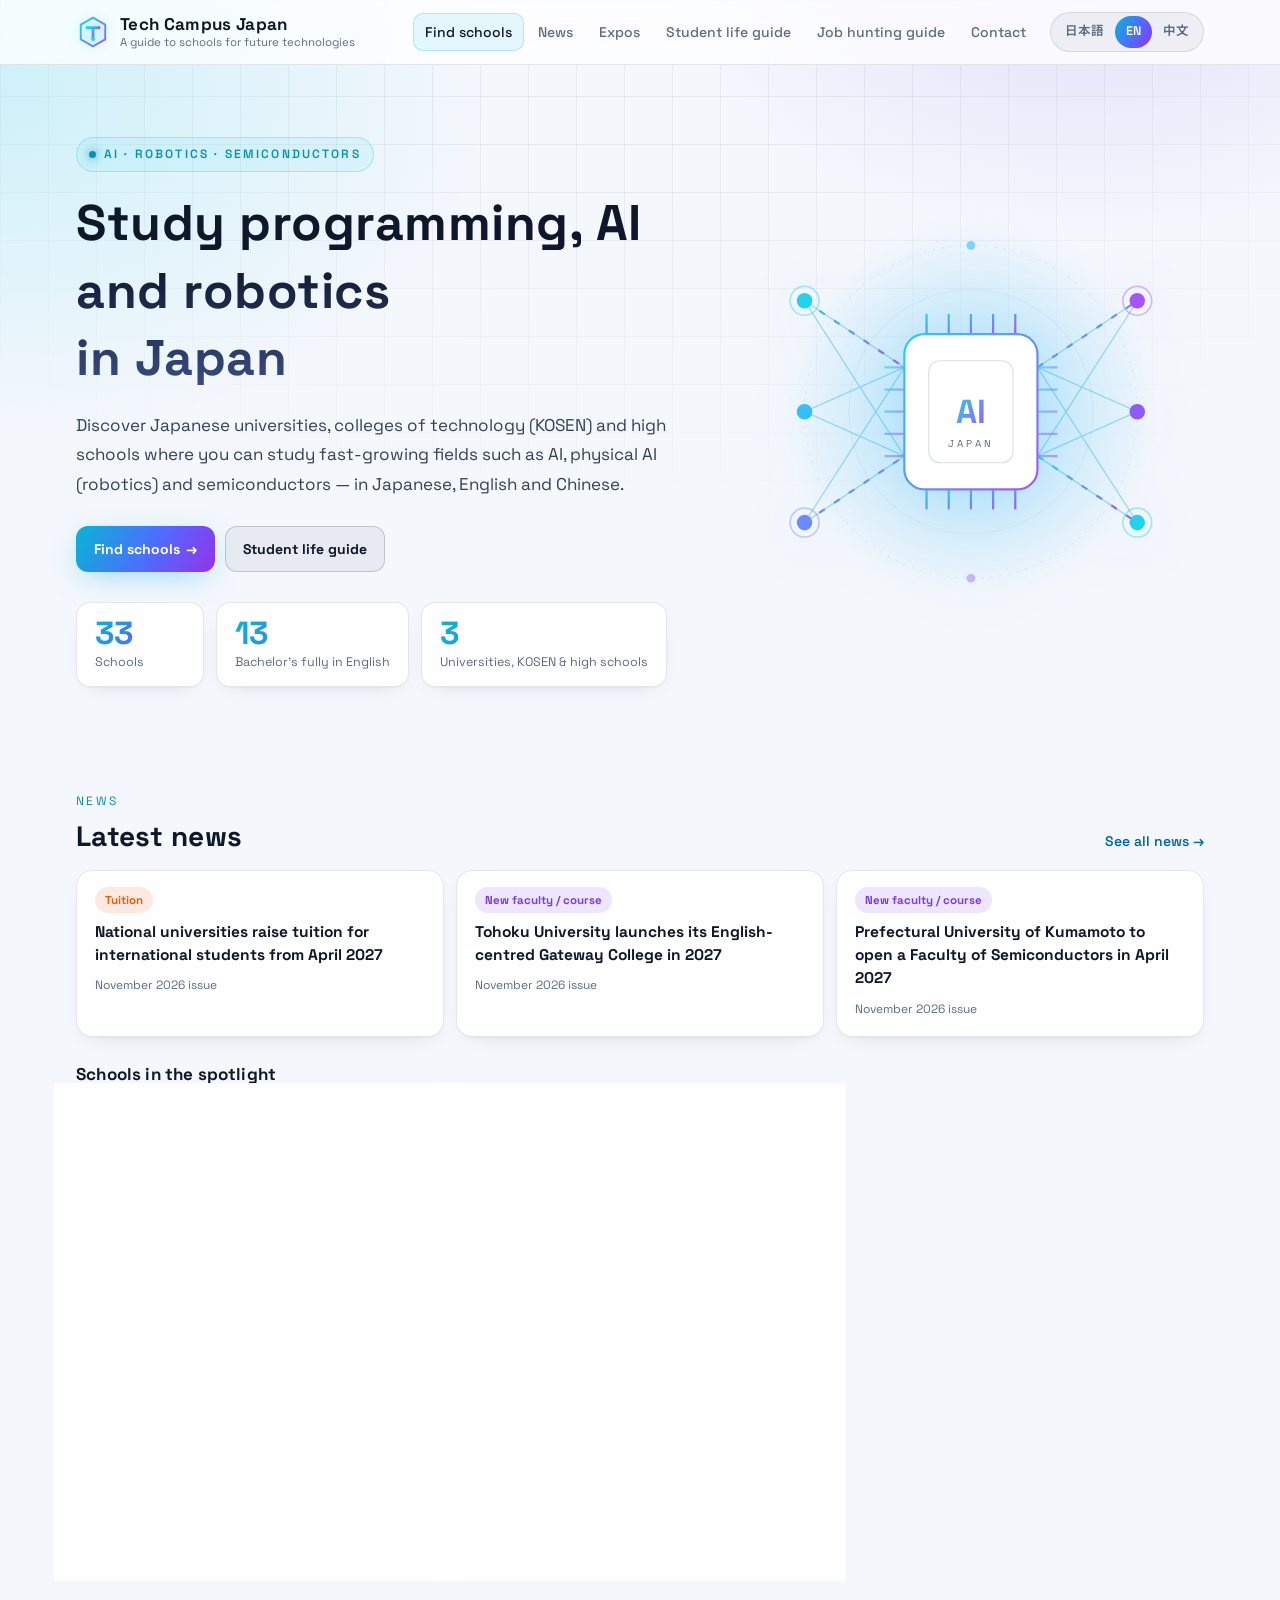
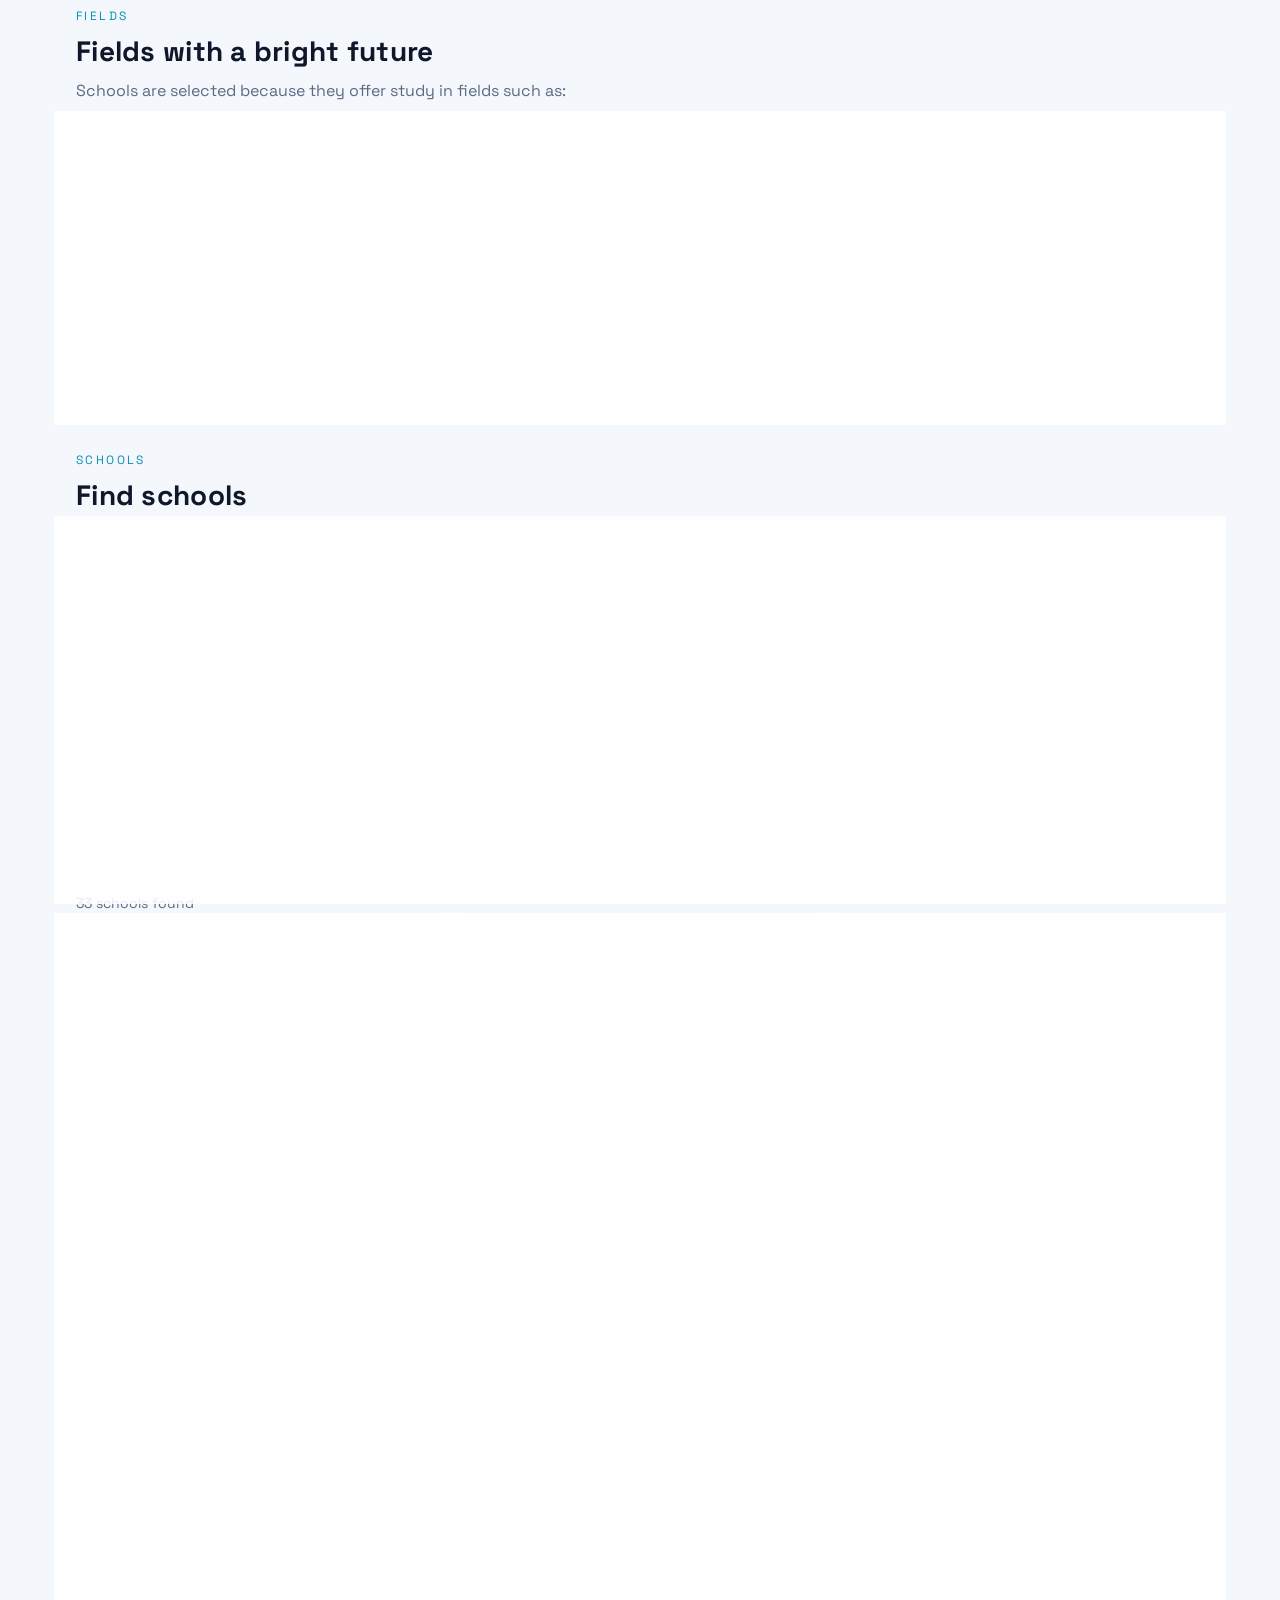
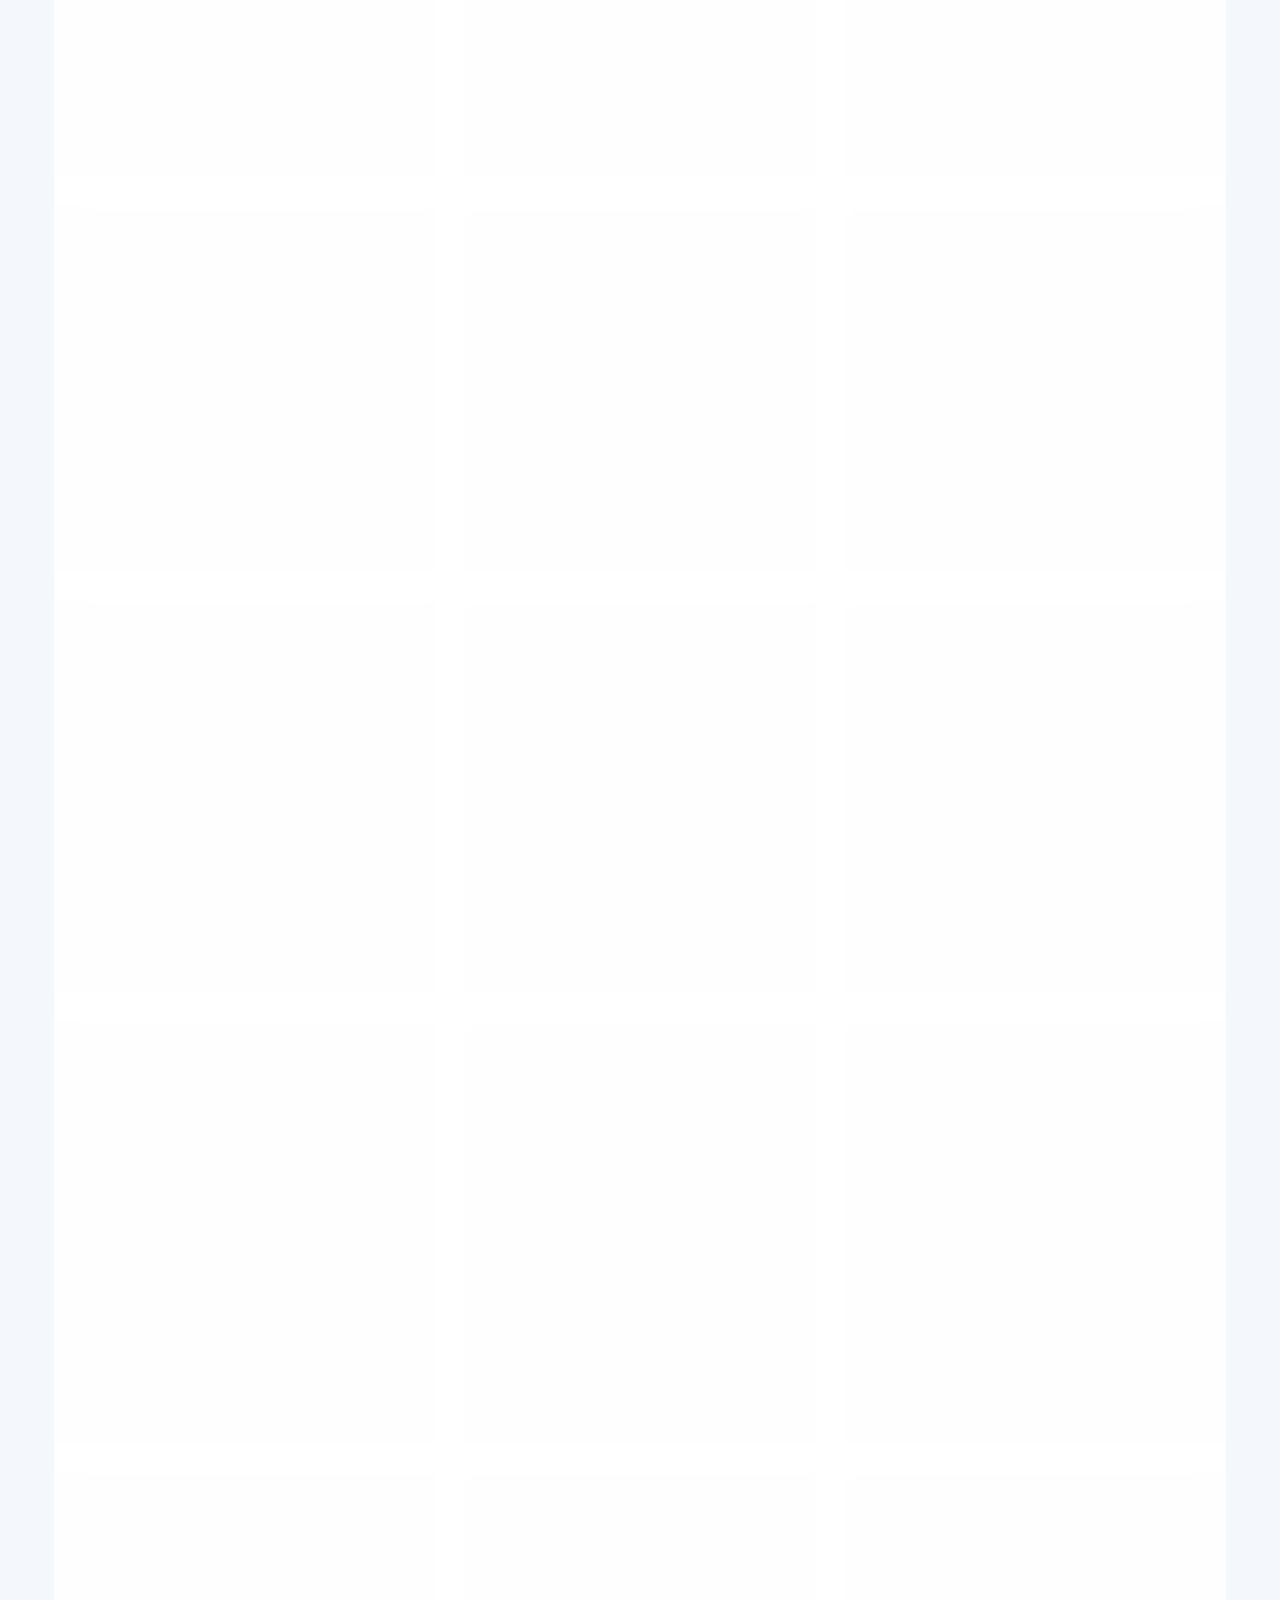
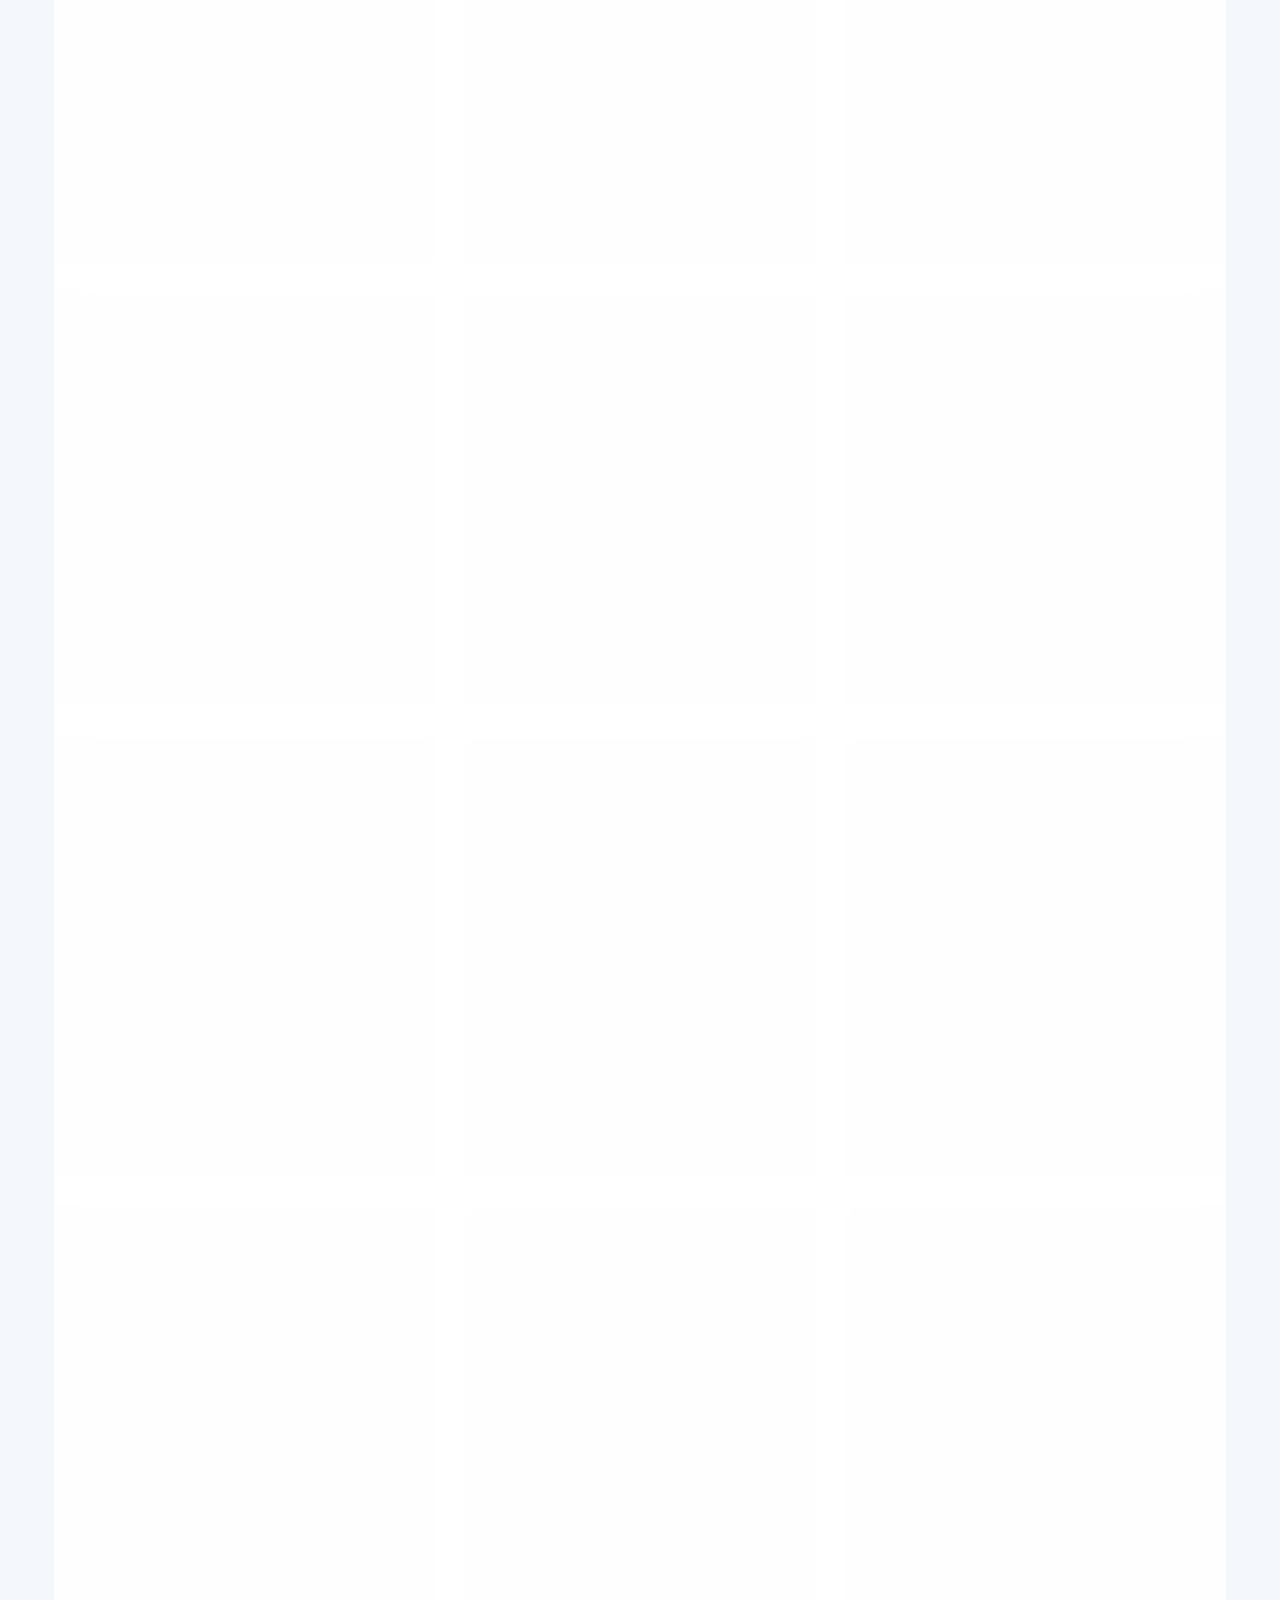
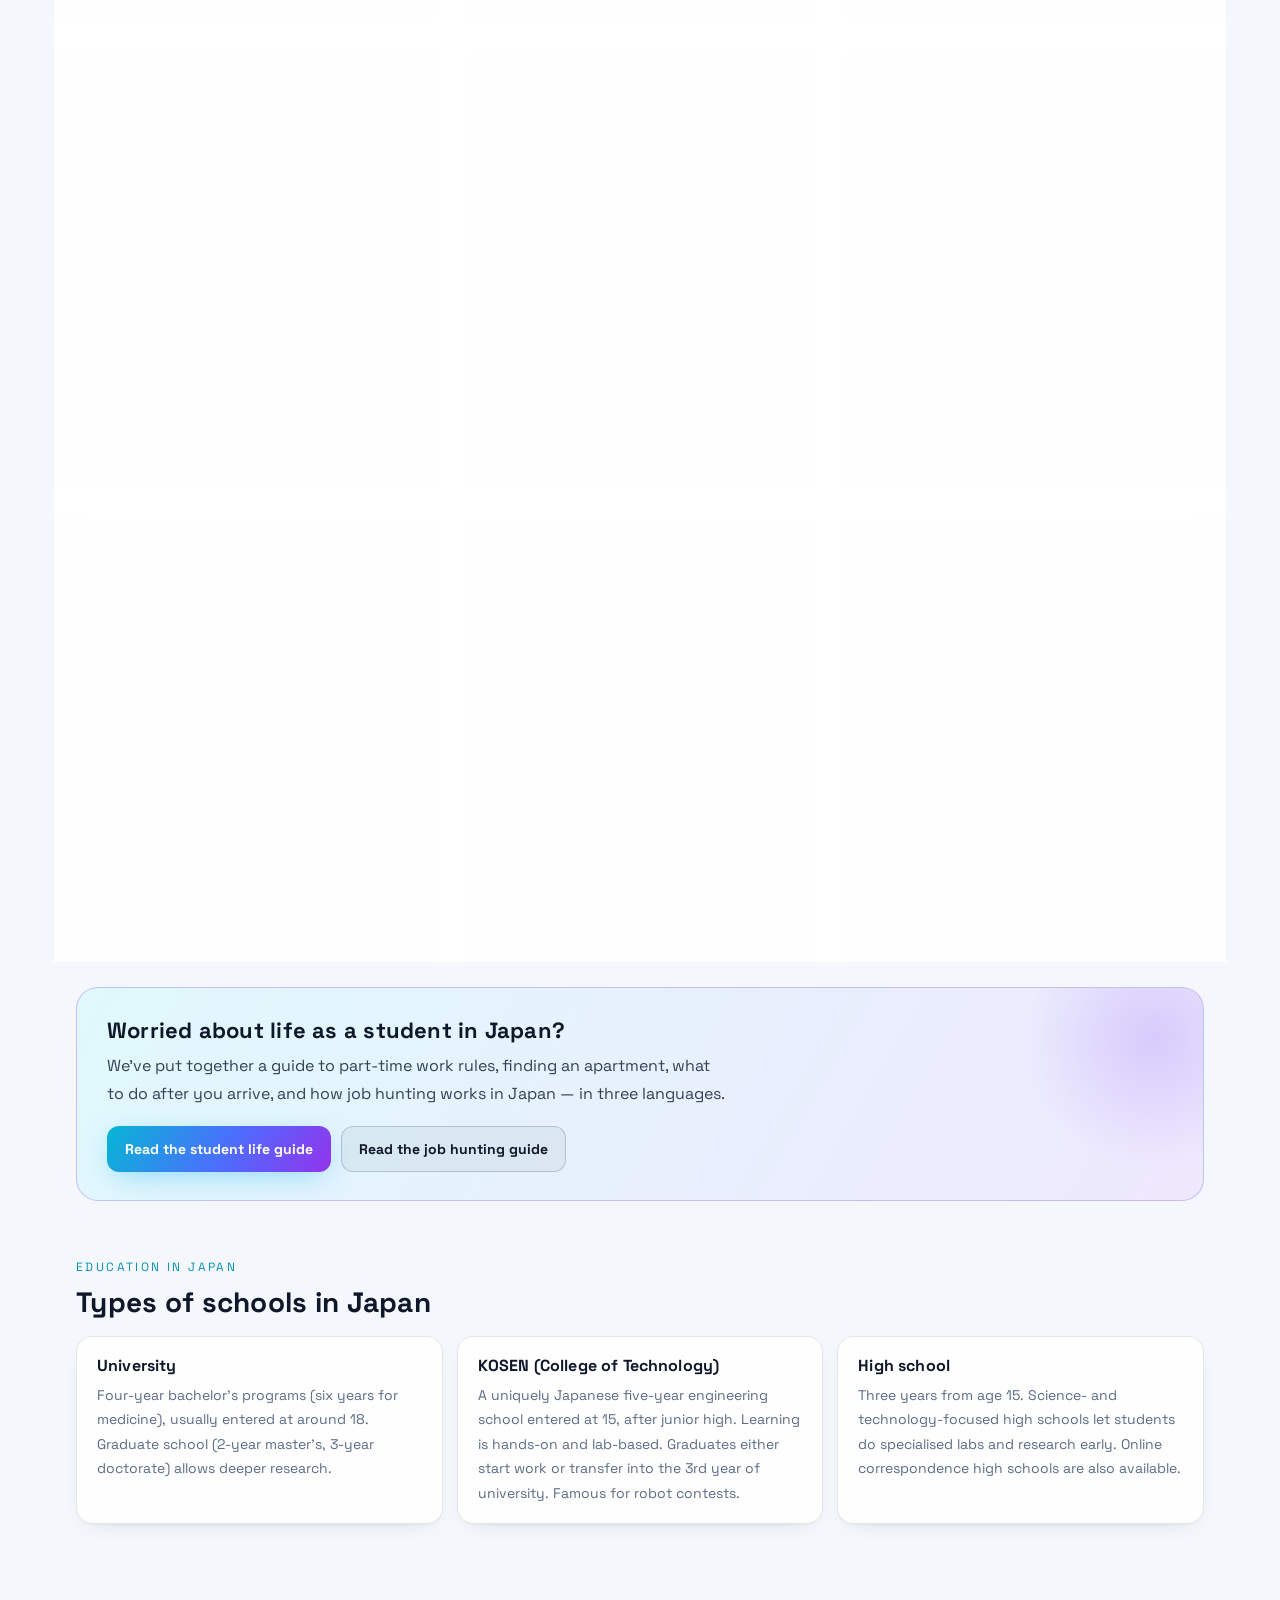
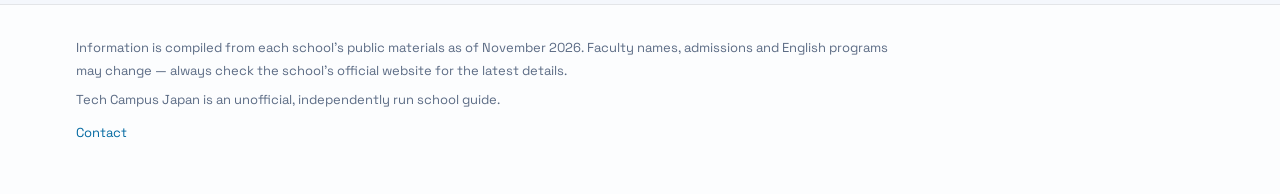
<file: index.html>
<!doctype html>
<html lang="ja">
<head>
  <meta charset="utf-8">
  <meta name="viewport" content="width=device-width, initial-scale=1">
  <title>Tech Campus Japan</title>
  <meta name="description" content="プログラミング・AI・ロボットを学べる日本の大学・高専・高校ガイド（日本語 / English / 中文） — Japanese universities, KOSEN and high schools for programming, AI and robotics.">
  <link rel="icon" href="data:image/svg+xml,%3Csvg xmlns='http://www.w3.org/2000/svg' viewBox='0 0 32 32'%3E%3Crect width='32' height='32' rx='8' fill='%23060a14'/%3E%3Cpath d='M16 3.5l11 6.3v12.4L16 28.5 5 22.2V9.8z' fill='none' stroke='%2322d3ee' stroke-width='2'/%3E%3Cpath d='M10.5 12h11M16 12v9' stroke='%23a855f7' stroke-width='2.8' stroke-linecap='round'/%3E%3C/svg%3E">
  <meta name="theme-color" content="#f4f7fc">
  <link rel="preconnect" href="https://fonts.googleapis.com">
  <link rel="preconnect" href="https://fonts.gstatic.com" crossorigin>
  <link rel="stylesheet" href="https://fonts.googleapis.com/css2?family=Noto+Sans+JP:wght@400;500;700;800&family=Noto+Sans+SC:wght@400;500;700;800&family=Space+Grotesk:wght@500;600;700&display=swap">
  <link rel="stylesheet" href="assets/style.css">
</head>
<body data-page="index">
  <header class="site-header">
    <div class="wrap header-inner">
      <a class="brand" data-link="index.html" href="index.html">
        <svg class="brand-logo" viewBox="0 0 32 32" aria-hidden="true"><defs><linearGradient id="lg" x1="0" y1="0" x2="1" y2="1"><stop offset="0" stop-color="#22d3ee"/><stop offset="1" stop-color="#a855f7"/></linearGradient></defs><path d="M16 2.5l11.5 6.6v13.8L16 29.5 4.5 22.9V9.1z" fill="rgba(34,211,238,.08)" stroke="url(#lg)" stroke-width="1.8"/><path d="M10.5 12h11M16 12v9" stroke="url(#lg)" stroke-width="2.6" stroke-linecap="round"/><circle cx="16" cy="22.6" r="1.9" fill="#22d3ee"/><circle cx="10.5" cy="12" r="1.4" fill="#22d3ee"/><circle cx="21.5" cy="12" r="1.4" fill="#a855f7"/></svg>
        <span><span class="brand-name" data-i18n="siteName"></span><span class="brand-sub" data-i18n="siteSub"></span></span>
      </a>
      <nav class="site-nav" aria-label="Main">
        <a data-link="index.html" href="index.html" aria-current="page" data-i18n="navSchools"></a>
        <a data-link="news.html" href="news.html" data-i18n="navNews"></a>
        <a data-link="expos.html" href="expos.html" data-i18n="navExpos"></a>
        <a data-link="guide.html" href="guide.html" data-i18n="navGuide"></a>
        <a data-link="guide.html#job" href="guide.html#job" data-i18n="navJob"></a>
        <a data-link="contact.html" href="contact.html" data-i18n="navContact"></a>
      </nav>
      <div class="lang-switch" role="group" aria-label="Language">
        <button type="button" data-lang="ja">日本語</button>
        <button type="button" data-lang="en">EN</button>
        <button type="button" data-lang="zh">中文</button>
      </div>
    </div>
  </header>

  <main>
    <section class="hero">
      <div class="wrap hero-grid">
        <div>
          <p class="eyebrow">AI · ROBOTICS · SEMICONDUCTORS</p>
          <h1 data-i18n="heroTitle"></h1>
          <p class="hero-lead" data-i18n="heroLead"></p>
          <div class="hero-actions">
            <a class="btn" href="#schools"><span data-i18n="navSchools"></span> →</a>
            <a class="btn btn-ghost" data-link="guide.html" href="guide.html" data-i18n="navGuide"></a>
          </div>
          <div class="stats">
            <div class="stat"><span class="stat-num" id="stat-schools"></span><span class="stat-label" data-i18n="statSchools"></span></div>
            <div class="stat"><span class="stat-num" id="stat-english"></span><span class="stat-label" data-i18n="statUndergradEn"></span></div>
            <div class="stat"><span class="stat-num">3</span><span class="stat-label" data-i18n="statTypes"></span></div>
          </div>
        </div>
        <div class="hero-visual" aria-hidden="true">
          <!-- AIネットワーク × 半導体チップのイメージ -->
          <svg viewBox="0 0 420 380" fill="none">
            <defs>
              <linearGradient id="hg" x1="0" y1="0" x2="1" y2="1">
                <stop offset="0" stop-color="#22d3ee"/><stop offset="1" stop-color="#a855f7"/>
              </linearGradient>
              <radialGradient id="hglow" cx="50%" cy="50%" r="50%">
                <stop offset="0" stop-color="#38bdf8" stop-opacity=".35"/><stop offset="1" stop-color="#38bdf8" stop-opacity="0"/>
              </radialGradient>
            </defs>
            <circle cx="210" cy="190" r="170" fill="url(#hglow)"/>
            <circle cx="210" cy="190" r="150" stroke="rgba(148,163,184,.18)" stroke-dasharray="2 6"/>
            <circle cx="210" cy="190" r="110" stroke="rgba(148,163,184,.12)"/>
            <!-- 接続線 -->
            <g stroke="rgba(14,165,233,.35)" stroke-width="1.2">
              <path d="M60 90 L150 150 M60 190 L150 150 M60 190 L150 230 M60 290 L150 230 M60 90 L150 230 M60 290 L150 150"/>
              <path d="M270 150 L360 90 M270 150 L360 190 M270 230 L360 190 M270 230 L360 290 M270 150 L360 290 M270 230 L360 90"/>
            </g>
            <g stroke="url(#hg)" stroke-width="2" class="flow">
              <path d="M60 90 L150 150"/><path d="M60 290 L150 230"/><path d="M270 150 L360 90"/><path d="M270 230 L360 290"/>
            </g>
            <!-- チップ -->
            <g stroke="url(#hg)" stroke-width="2">
              <path d="M170 120v-18M190 120v-18M210 120v-18M230 120v-18M250 120v-18"/>
              <path d="M170 260v18M190 260v18M210 260v18M230 260v18M250 260v18"/>
              <path d="M150 150h-18M150 170h-18M150 190h-18M150 210h-18M150 230h-18" opacity=".6"/>
              <path d="M270 150h18M270 170h18M270 190h18M270 210h18M270 230h18" opacity=".6"/>
            </g>
            <rect x="150" y="120" width="120" height="140" rx="18" fill="#ffffff" stroke="url(#hg)" stroke-width="2"/>
            <rect x="172" y="144" width="76" height="92" rx="10" stroke="rgba(148,163,184,.35)"/>
            <text x="210" y="200" text-anchor="middle" font-family="Space Grotesk, sans-serif" font-size="30" font-weight="700" fill="url(#hg)">AI</text>
            <text x="210" y="222" text-anchor="middle" font-family="Space Grotesk, sans-serif" font-size="9" letter-spacing="3" fill="#5b6b84">JAPAN</text>
            <!-- ノード -->
            <g>
              <circle class="node" cx="60" cy="90" r="7" fill="#22d3ee"/>
              <circle class="node" cx="60" cy="190" r="7" fill="#38bdf8"/>
              <circle class="node" cx="60" cy="290" r="7" fill="#6d8bff"/>
              <circle class="node" cx="360" cy="90" r="7" fill="#a855f7"/>
              <circle class="node" cx="360" cy="190" r="7" fill="#8b5cf6"/>
              <circle class="node" cx="360" cy="290" r="7" fill="#22d3ee"/>
              <circle class="node" cx="210" cy="40" r="4" fill="#7dd3fc"/>
              <circle class="node" cx="210" cy="340" r="4" fill="#c4b5fd"/>
            </g>
            <g fill="none" stroke-width="1.5">
              <circle cx="60" cy="90" r="13" stroke="rgba(34,211,238,.4)"/>
              <circle cx="360" cy="90" r="13" stroke="rgba(168,85,247,.4)"/>
              <circle cx="60" cy="290" r="13" stroke="rgba(109,139,255,.4)"/>
              <circle cx="360" cy="290" r="13" stroke="rgba(34,211,238,.4)"/>
            </g>
          </svg>
        </div>
      </div>
    </section>

    <section class="wrap section" id="home-news"></section>

    <section class="wrap section">
      <p class="section-kicker">Fields</p>
      <h2 data-i18n="fieldsTitle"></h2>
      <p class="section-lead" data-i18n="fieldsLead"></p>
      <div class="fields-grid" id="fields-grid"></div>
    </section>

    <section class="wrap section" id="schools">
      <p class="section-kicker">Schools</p>
      <h2 data-i18n="navSchools" style="margin-bottom:16px"></h2>
      <div class="filters" id="filters">
        <input type="search" id="q" class="search" data-i18n-ph="searchPlaceholder" autocomplete="off">
        <div class="filter-row">
          <span class="filter-label" data-i18n="filterType"></span>
          <div class="chips" id="f-group"></div>
        </div>
        <div class="filter-row">
          <span class="filter-label" data-i18n="filterField"></span>
          <div class="chips" id="f-field"></div>
        </div>
        <div class="filter-row filter-row-inline">
          <label class="filter-label" for="f-region" data-i18n="filterRegion"></label>
          <select id="f-region" class="select"></select>
        </div>
        <div class="filter-row filter-row-inline">
          <label class="filter-label" for="f-english" data-i18n="filterEnglish"></label>
          <select id="f-english" class="select"></select>
          <label class="check"><input type="checkbox" id="f-dorm"> <span data-i18n="dormOnly"></span></label>
          <button type="button" class="link-btn" id="reset" data-i18n="reset"></button>
        </div>
      </div>
      <p class="result-count" id="result-count" aria-live="polite"></p>
      <div class="cards" id="cards"></div>
    </section>

    <section class="wrap section">
      <div class="cta">
        <div>
          <h2 data-i18n="ctaTitle"></h2>
          <p data-i18n="ctaText"></p>
        </div>
        <div class="cta-actions">
          <a class="btn" data-link="guide.html" href="guide.html" data-i18n="ctaGuide"></a>
          <a class="btn btn-ghost" data-link="guide.html#job" href="guide.html#job" data-i18n="ctaJob"></a>
        </div>
      </div>
    </section>

    <section class="wrap section">
      <p class="section-kicker">Education in Japan</p>
      <h2 data-i18n="guideTitle"></h2>
      <div class="guide-grid" id="guide-grid"></div>
    </section>
  </main>

  <footer class="site-footer">
    <div class="wrap">
      <p id="disclaimer"></p>
      <p class="muted" data-i18n="footerNote"></p>
      <p class="footer-links"><a data-link="contact.html" href="contact.html" data-i18n="navContact"></a></p>
    </div>
  </footer>

  <script src="data/i18n.js"></script>
  <script src="data/schools.js"></script>
  <script src="data/study-info.js"></script>
  <script src="data/news.js"></script>
  <script src="assets/app.js"></script>
</body>
</html>
</file>
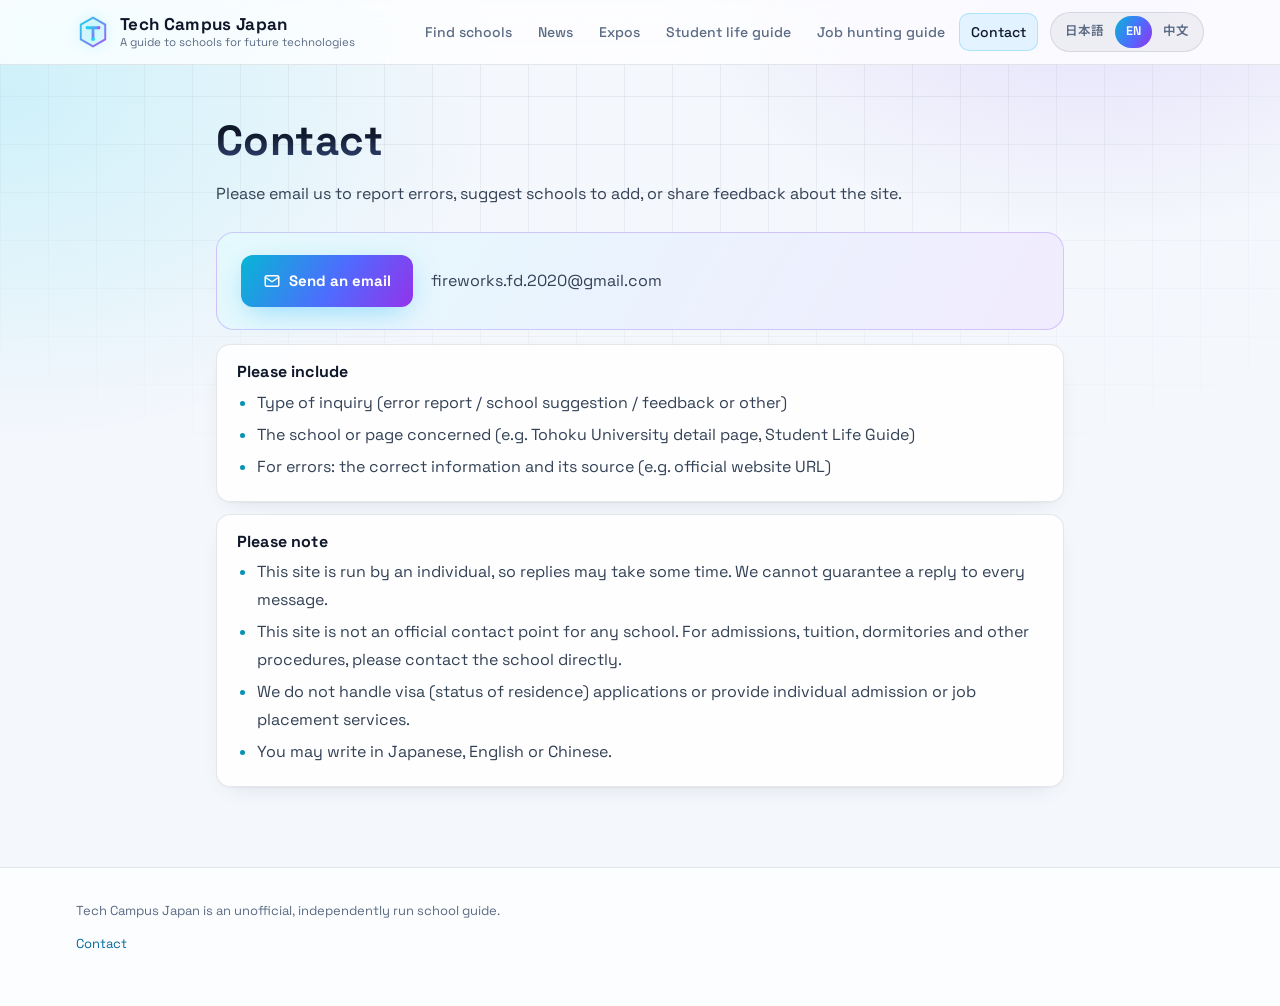
<file: contact.html>
<!doctype html>
<html lang="ja">
<head>
  <meta charset="utf-8">
  <meta name="viewport" content="width=device-width, initial-scale=1">
  <title>Tech Campus Japan</title>
  <meta name="description" content="Tech Campus Japan へのお問い合わせ（日本語 / English / 中文） — Contact Tech Campus Japan.">
  <link rel="icon" href="data:image/svg+xml,%3Csvg xmlns='http://www.w3.org/2000/svg' viewBox='0 0 32 32'%3E%3Crect width='32' height='32' rx='8' fill='%23060a14'/%3E%3Cpath d='M16 3.5l11 6.3v12.4L16 28.5 5 22.2V9.8z' fill='none' stroke='%2322d3ee' stroke-width='2'/%3E%3Cpath d='M10.5 12h11M16 12v9' stroke='%23a855f7' stroke-width='2.8' stroke-linecap='round'/%3E%3C/svg%3E">
  <meta name="theme-color" content="#f4f7fc">
  <link rel="preconnect" href="https://fonts.googleapis.com">
  <link rel="preconnect" href="https://fonts.gstatic.com" crossorigin>
  <link rel="stylesheet" href="https://fonts.googleapis.com/css2?family=Noto+Sans+JP:wght@400;500;700;800&family=Noto+Sans+SC:wght@400;500;700;800&family=Space+Grotesk:wght@500;600;700&display=swap">
  <link rel="stylesheet" href="assets/style.css">
</head>
<body data-page="contact">
  <header class="site-header">
    <div class="wrap header-inner">
      <a class="brand" data-link="index.html" href="index.html">
        <svg class="brand-logo" viewBox="0 0 32 32" aria-hidden="true"><defs><linearGradient id="lg" x1="0" y1="0" x2="1" y2="1"><stop offset="0" stop-color="#22d3ee"/><stop offset="1" stop-color="#a855f7"/></linearGradient></defs><path d="M16 2.5l11.5 6.6v13.8L16 29.5 4.5 22.9V9.1z" fill="rgba(34,211,238,.08)" stroke="url(#lg)" stroke-width="1.8"/><path d="M10.5 12h11M16 12v9" stroke="url(#lg)" stroke-width="2.6" stroke-linecap="round"/><circle cx="16" cy="22.6" r="1.9" fill="#22d3ee"/><circle cx="10.5" cy="12" r="1.4" fill="#22d3ee"/><circle cx="21.5" cy="12" r="1.4" fill="#a855f7"/></svg>
        <span><span class="brand-name" data-i18n="siteName"></span><span class="brand-sub" data-i18n="siteSub"></span></span>
      </a>
      <nav class="site-nav" aria-label="Main">
        <a data-link="index.html" href="index.html" data-i18n="navSchools"></a>
        <a data-link="news.html" href="news.html" data-i18n="navNews"></a>
        <a data-link="expos.html" href="expos.html" data-i18n="navExpos"></a>
        <a data-link="guide.html" href="guide.html" data-i18n="navGuide"></a>
        <a data-link="guide.html#job" href="guide.html#job" data-i18n="navJob"></a>
        <a data-link="contact.html" href="contact.html" aria-current="page" data-i18n="navContact"></a>
      </nav>
      <div class="lang-switch" role="group" aria-label="Language">
        <button type="button" data-lang="ja">日本語</button>
        <button type="button" data-lang="en">EN</button>
        <button type="button" data-lang="zh">中文</button>
      </div>
    </div>
  </header>

  <main class="wrap section guide-page contact-page" id="contact"></main>

  <footer class="site-footer">
    <div class="wrap">
      <p class="muted" data-i18n="footerNote"></p>
      <p class="footer-links"><a data-link="contact.html" href="contact.html" data-i18n="navContact"></a></p>
    </div>
  </footer>

  <script src="data/i18n.js"></script>
  <script src="assets/app.js"></script>
</body>
</html>
</file>
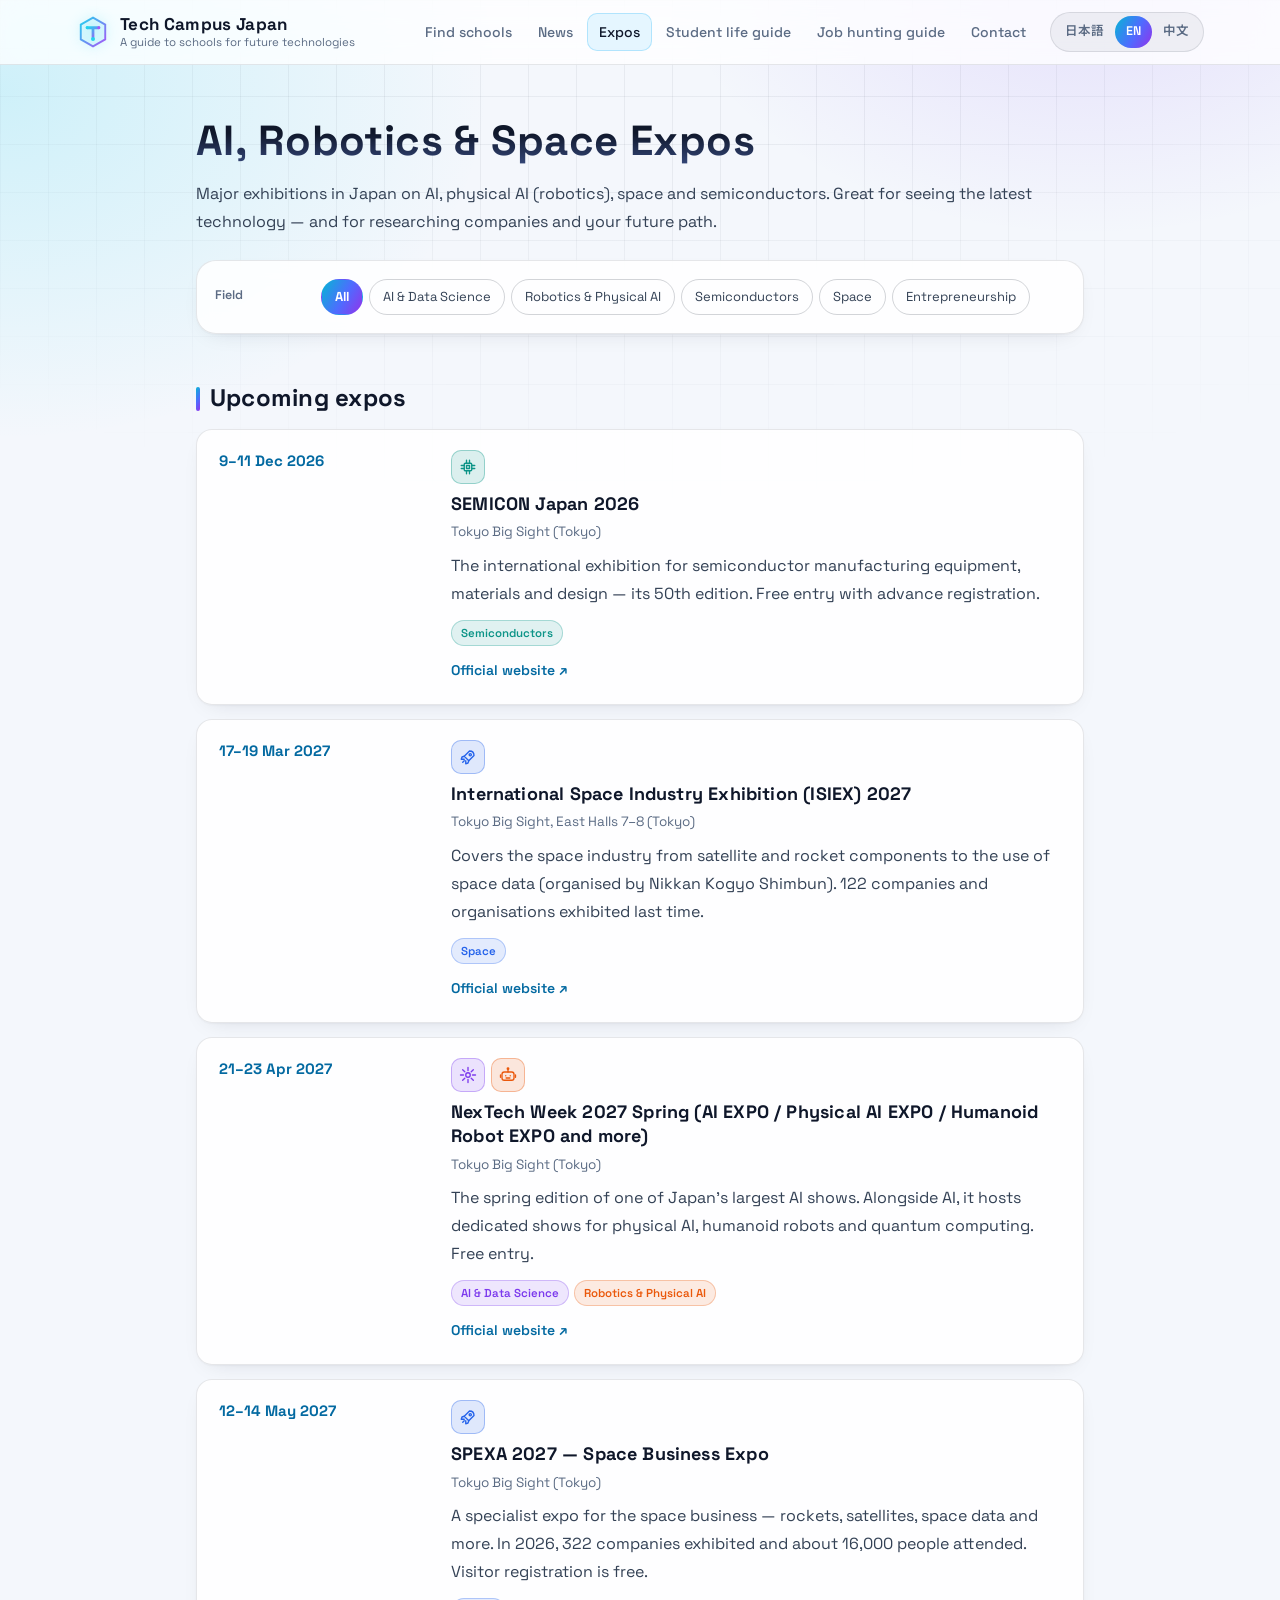
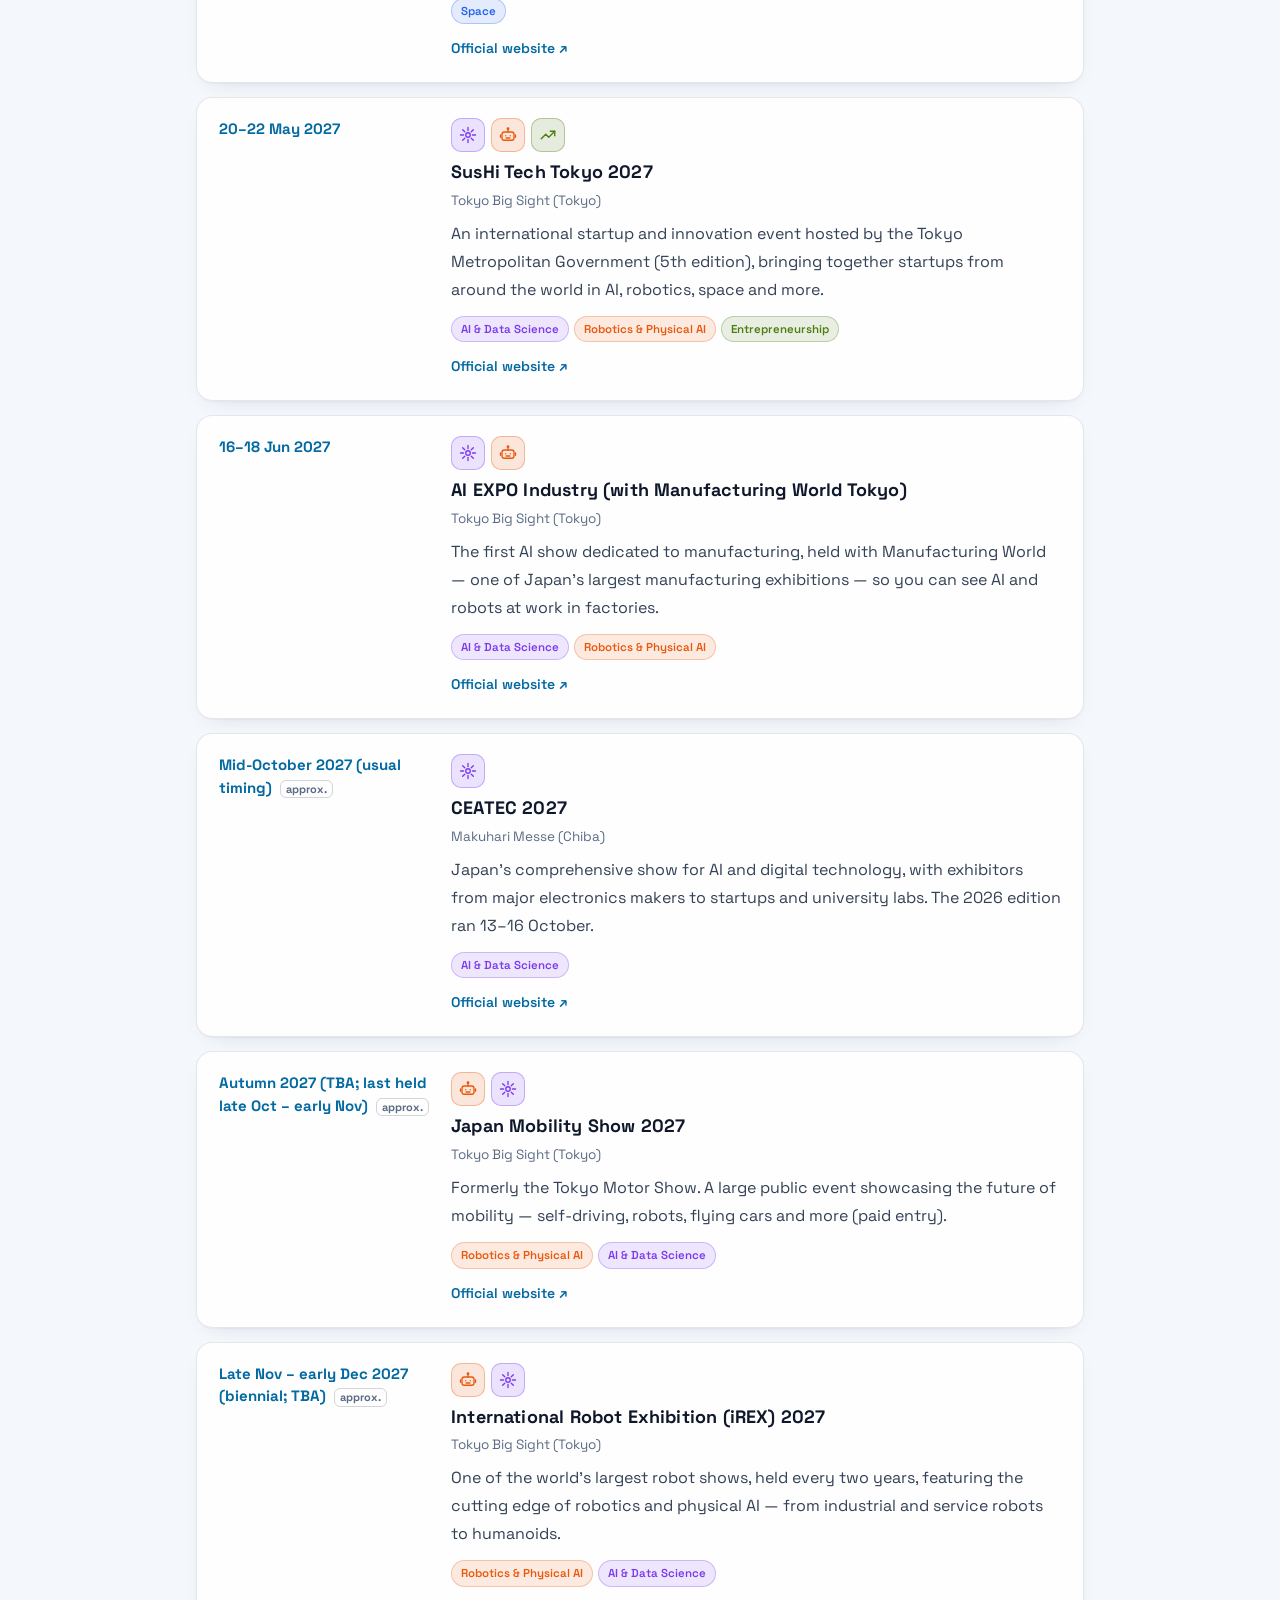
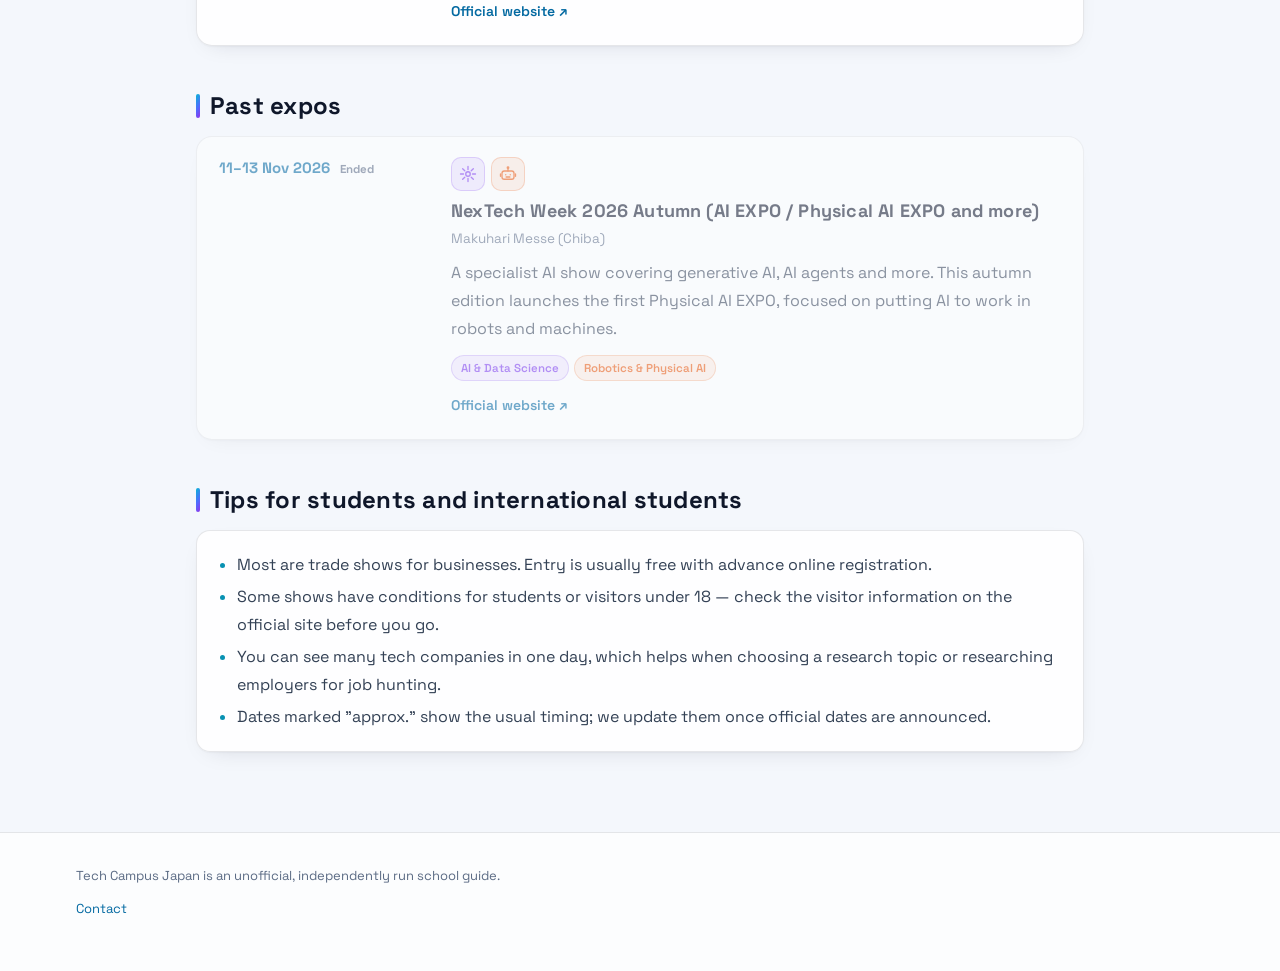
<file: expos.html>
<!doctype html>
<html lang="ja">
<head>
  <meta charset="utf-8">
  <meta name="viewport" content="width=device-width, initial-scale=1">
  <title>Tech Campus Japan</title>
  <meta name="description" content="日本で開かれるAI・フィジカルAI（ロボット）・宇宙・半導体の大きな展示会（日本語 / English / 中文） — Major AI, robotics, space and semiconductor expos in Japan.">
  <link rel="icon" href="data:image/svg+xml,%3Csvg xmlns='http://www.w3.org/2000/svg' viewBox='0 0 32 32'%3E%3Crect width='32' height='32' rx='8' fill='%23060a14'/%3E%3Cpath d='M16 3.5l11 6.3v12.4L16 28.5 5 22.2V9.8z' fill='none' stroke='%2322d3ee' stroke-width='2'/%3E%3Cpath d='M10.5 12h11M16 12v9' stroke='%23a855f7' stroke-width='2.8' stroke-linecap='round'/%3E%3C/svg%3E">
  <meta name="theme-color" content="#f4f7fc">
  <link rel="preconnect" href="https://fonts.googleapis.com">
  <link rel="preconnect" href="https://fonts.gstatic.com" crossorigin>
  <link rel="stylesheet" href="https://fonts.googleapis.com/css2?family=Noto+Sans+JP:wght@400;500;700;800&family=Noto+Sans+SC:wght@400;500;700;800&family=Space+Grotesk:wght@500;600;700&display=swap">
  <link rel="stylesheet" href="assets/style.css">
</head>
<body data-page="expos">
  <header class="site-header">
    <div class="wrap header-inner">
      <a class="brand" data-link="index.html" href="index.html">
        <svg class="brand-logo" viewBox="0 0 32 32" aria-hidden="true"><defs><linearGradient id="lg" x1="0" y1="0" x2="1" y2="1"><stop offset="0" stop-color="#22d3ee"/><stop offset="1" stop-color="#a855f7"/></linearGradient></defs><path d="M16 2.5l11.5 6.6v13.8L16 29.5 4.5 22.9V9.1z" fill="rgba(34,211,238,.08)" stroke="url(#lg)" stroke-width="1.8"/><path d="M10.5 12h11M16 12v9" stroke="url(#lg)" stroke-width="2.6" stroke-linecap="round"/><circle cx="16" cy="22.6" r="1.9" fill="#22d3ee"/><circle cx="10.5" cy="12" r="1.4" fill="#22d3ee"/><circle cx="21.5" cy="12" r="1.4" fill="#a855f7"/></svg>
        <span><span class="brand-name" data-i18n="siteName"></span><span class="brand-sub" data-i18n="siteSub"></span></span>
      </a>
      <nav class="site-nav" aria-label="Main">
        <a data-link="index.html" href="index.html" data-i18n="navSchools"></a>
        <a data-link="news.html" href="news.html" data-i18n="navNews"></a>
        <a data-link="expos.html" href="expos.html" aria-current="page" data-i18n="navExpos"></a>
        <a data-link="guide.html" href="guide.html" data-i18n="navGuide"></a>
        <a data-link="guide.html#job" href="guide.html#job" data-i18n="navJob"></a>
        <a data-link="contact.html" href="contact.html" data-i18n="navContact"></a>
      </nav>
      <div class="lang-switch" role="group" aria-label="Language">
        <button type="button" data-lang="ja">日本語</button>
        <button type="button" data-lang="en">EN</button>
        <button type="button" data-lang="zh">中文</button>
      </div>
    </div>
  </header>

  <main class="wrap section guide-page news-page" id="expos"></main>

  <footer class="site-footer">
    <div class="wrap">
      <p class="muted" data-i18n="footerNote"></p>
      <p class="footer-links"><a data-link="contact.html" href="contact.html" data-i18n="navContact"></a></p>
    </div>
  </footer>

  <script src="data/i18n.js"></script>
  <script src="data/expos.js"></script>
  <script src="assets/app.js"></script>
</body>
</html>
</file>
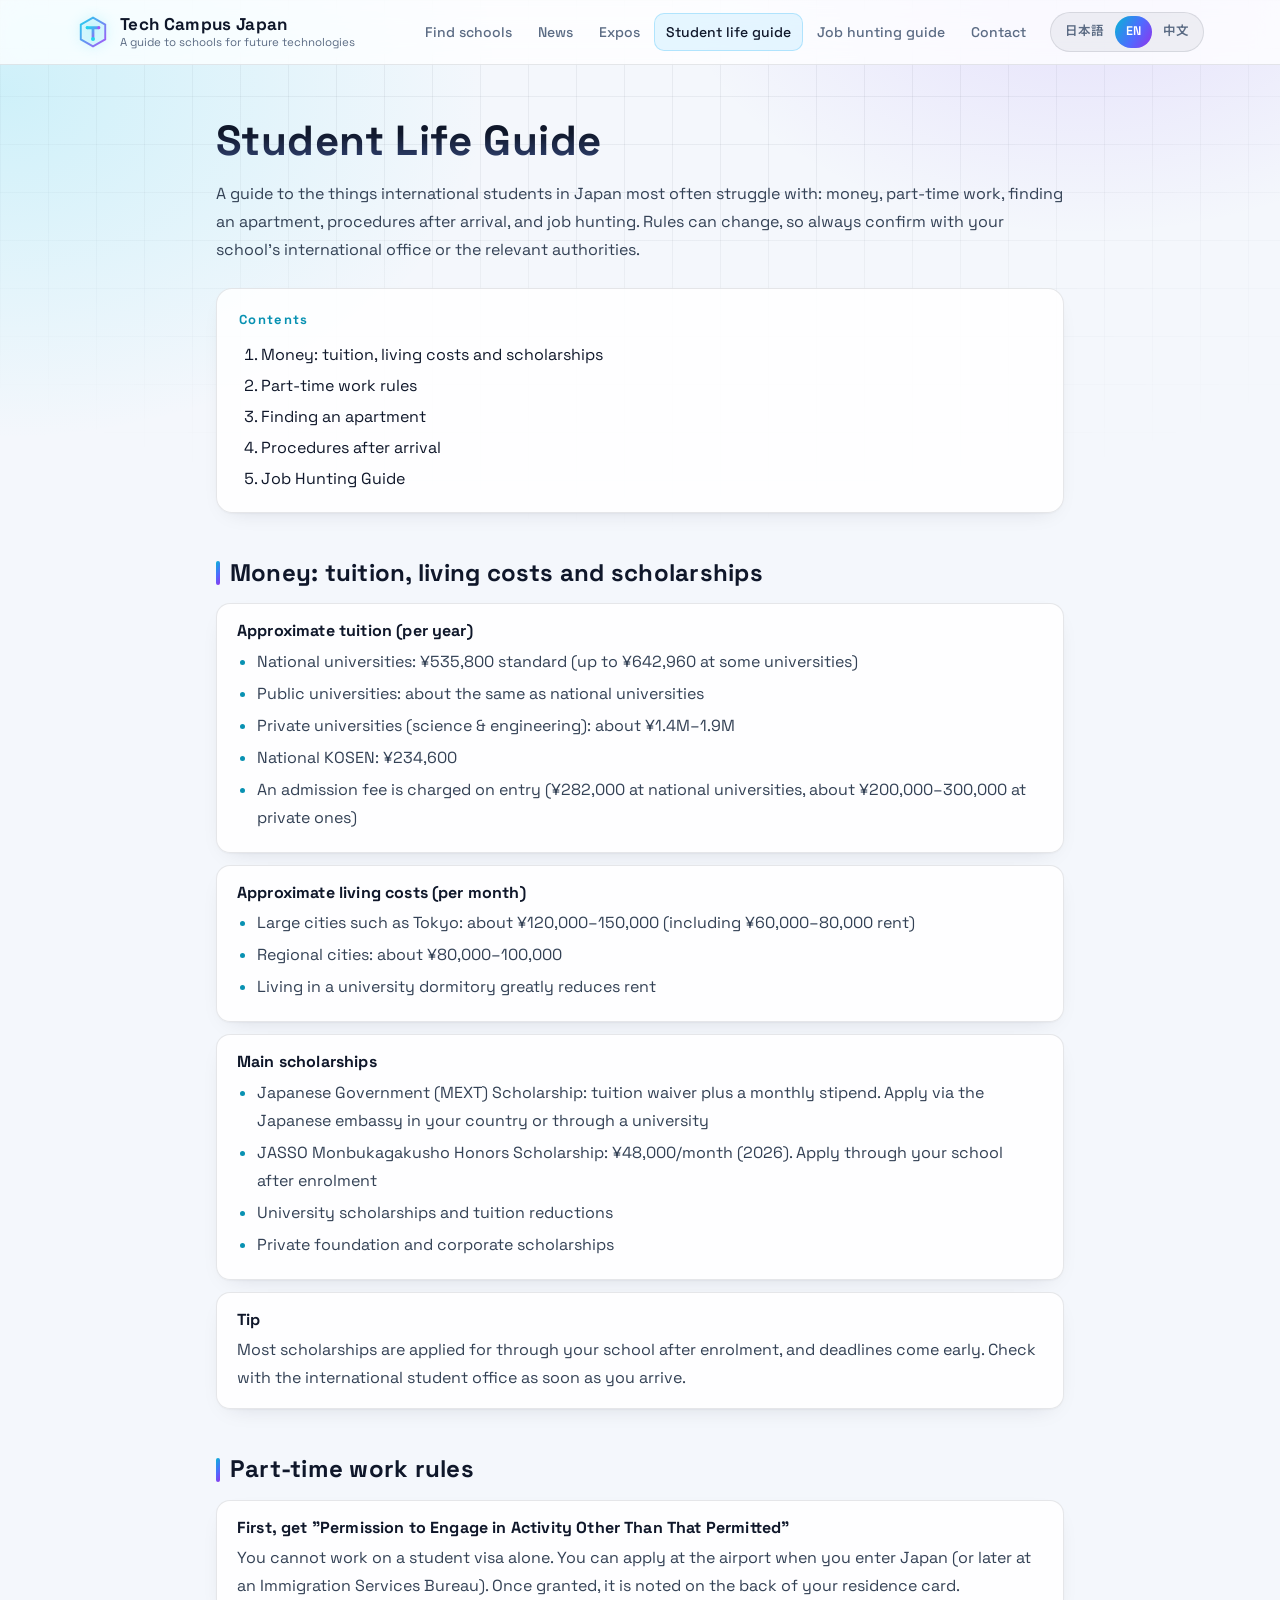
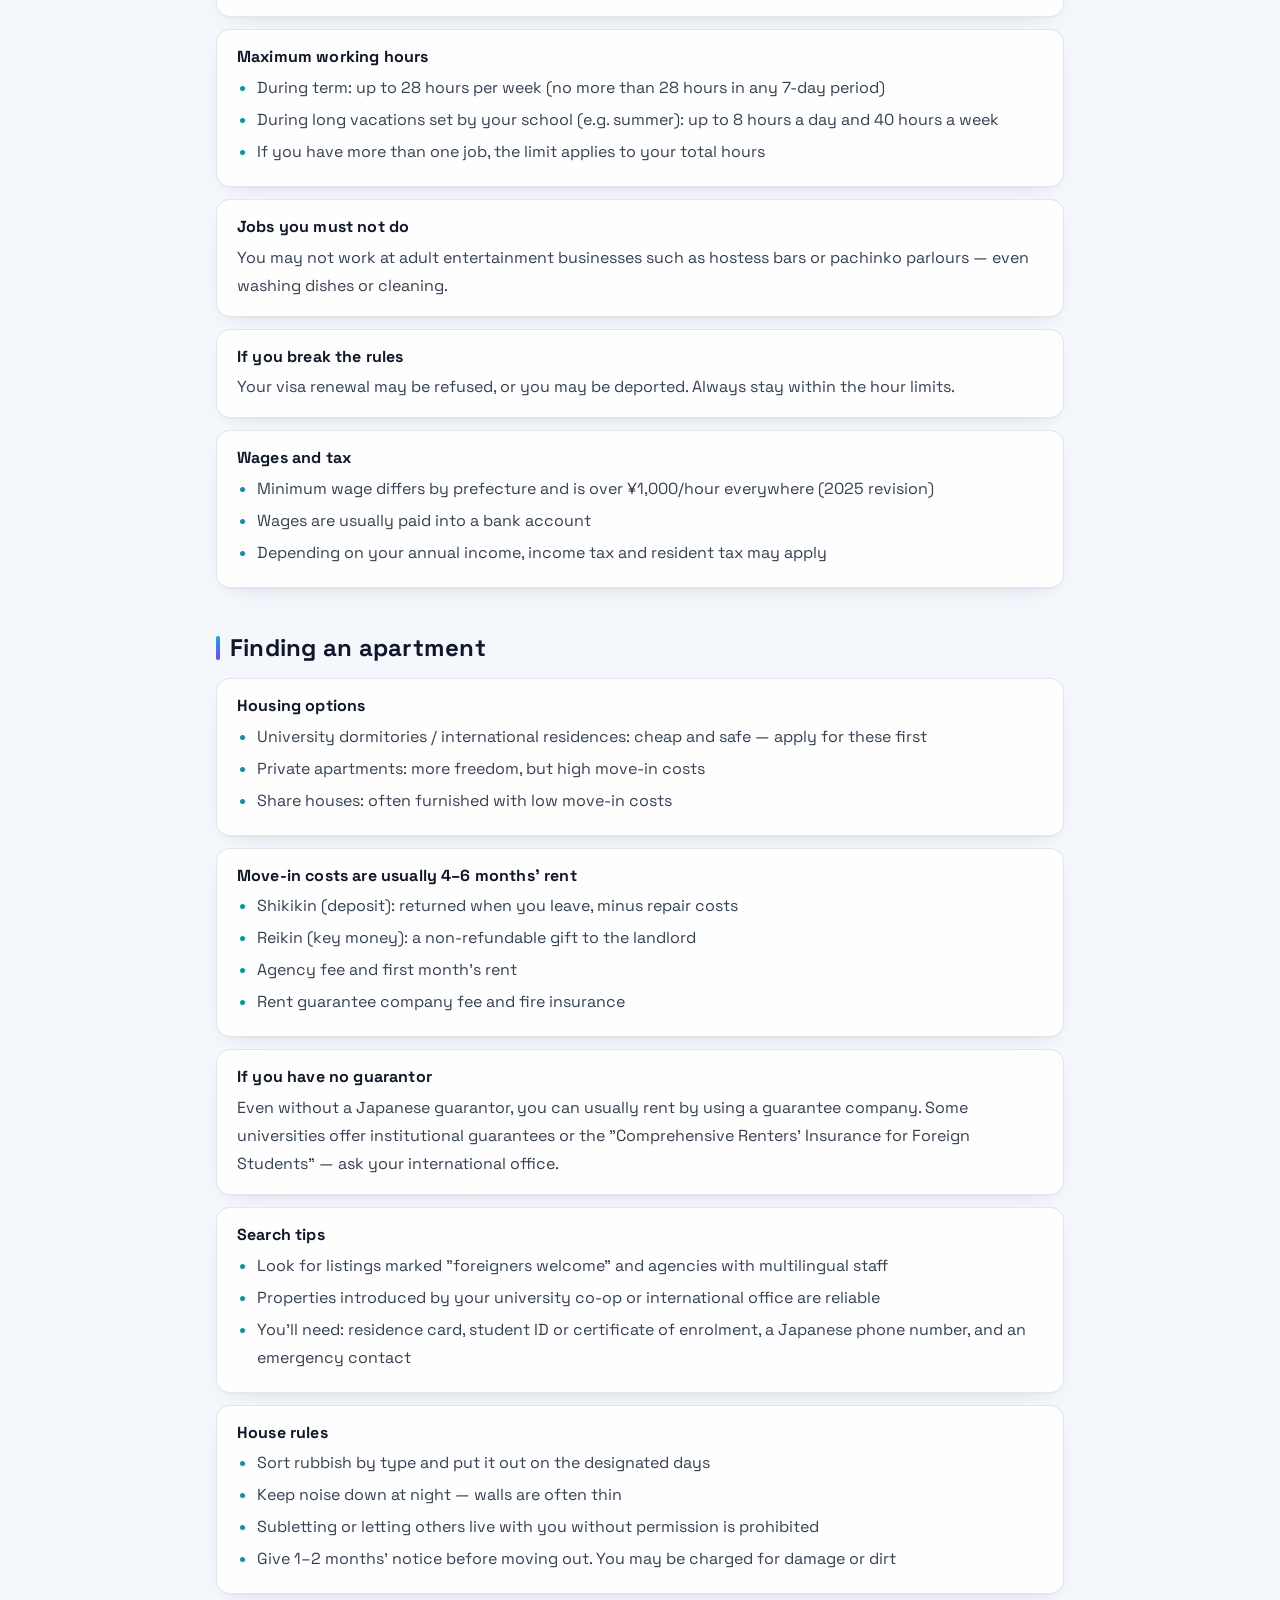
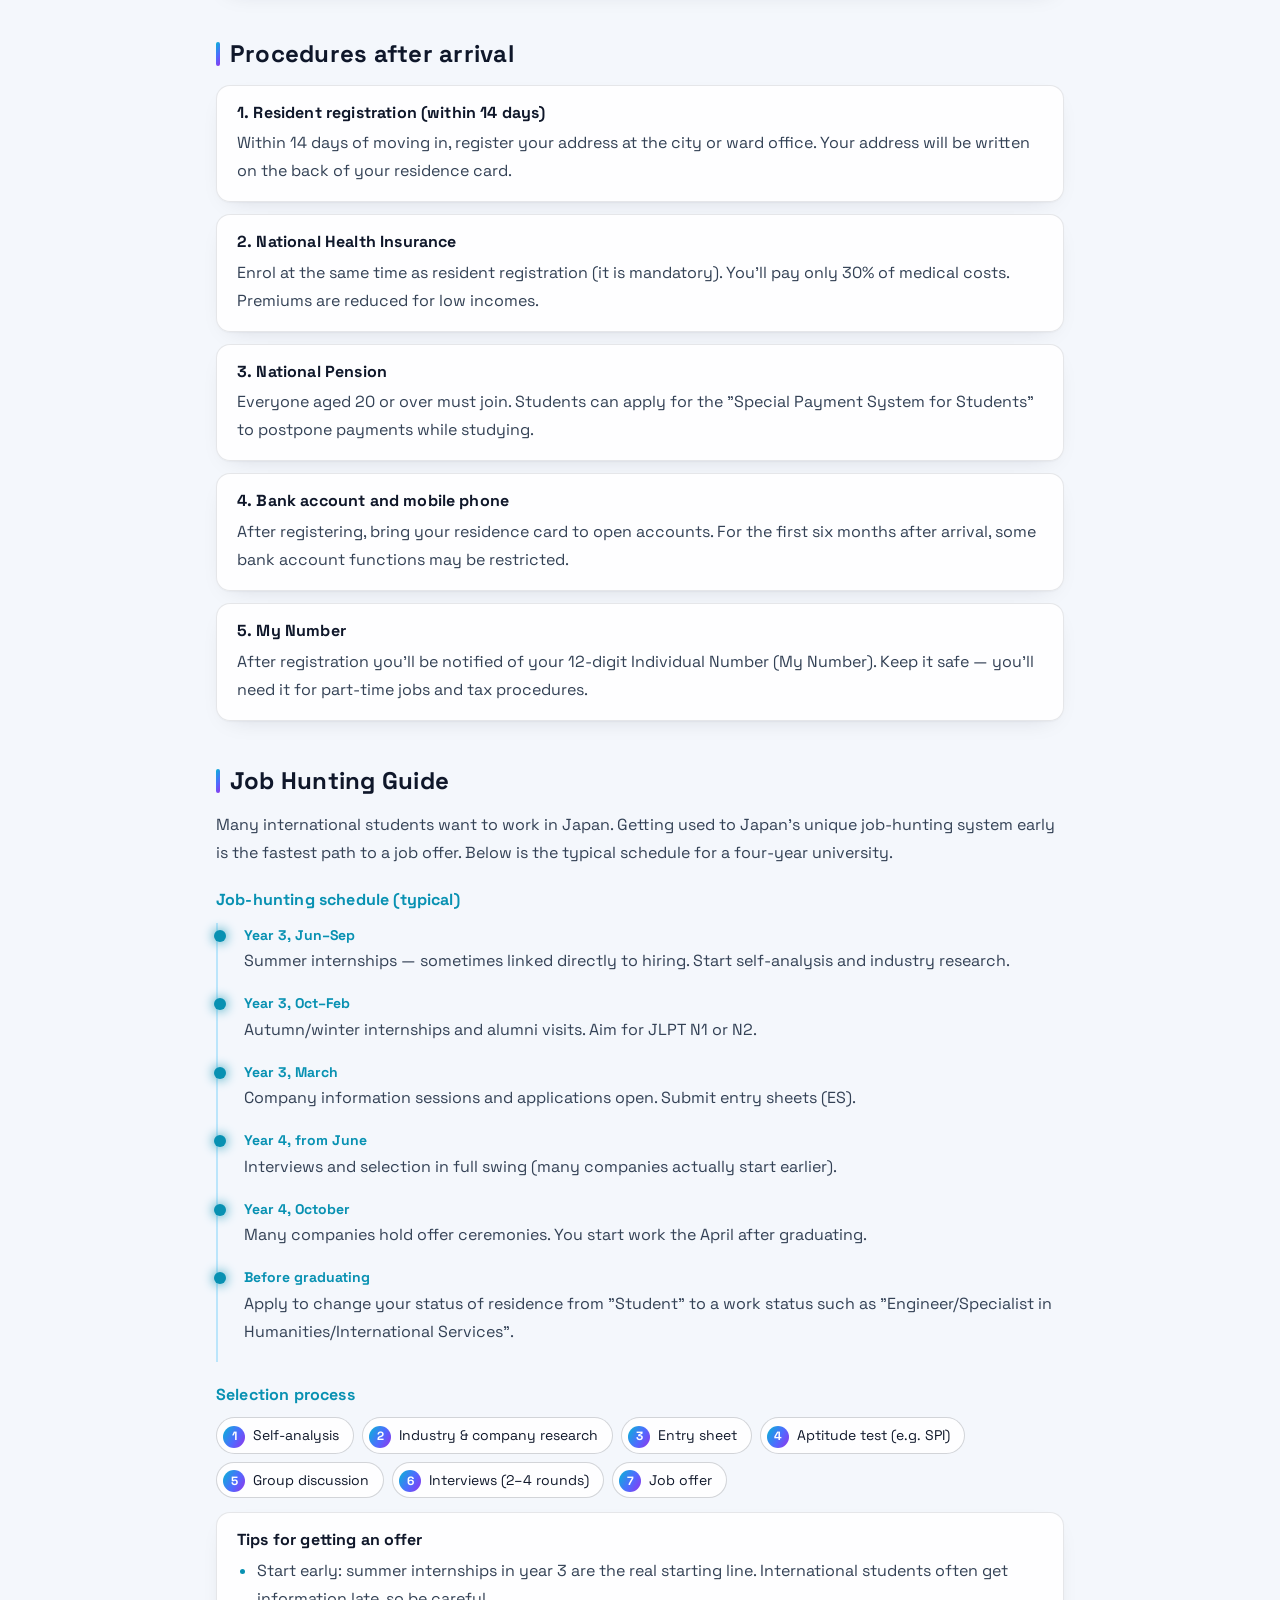
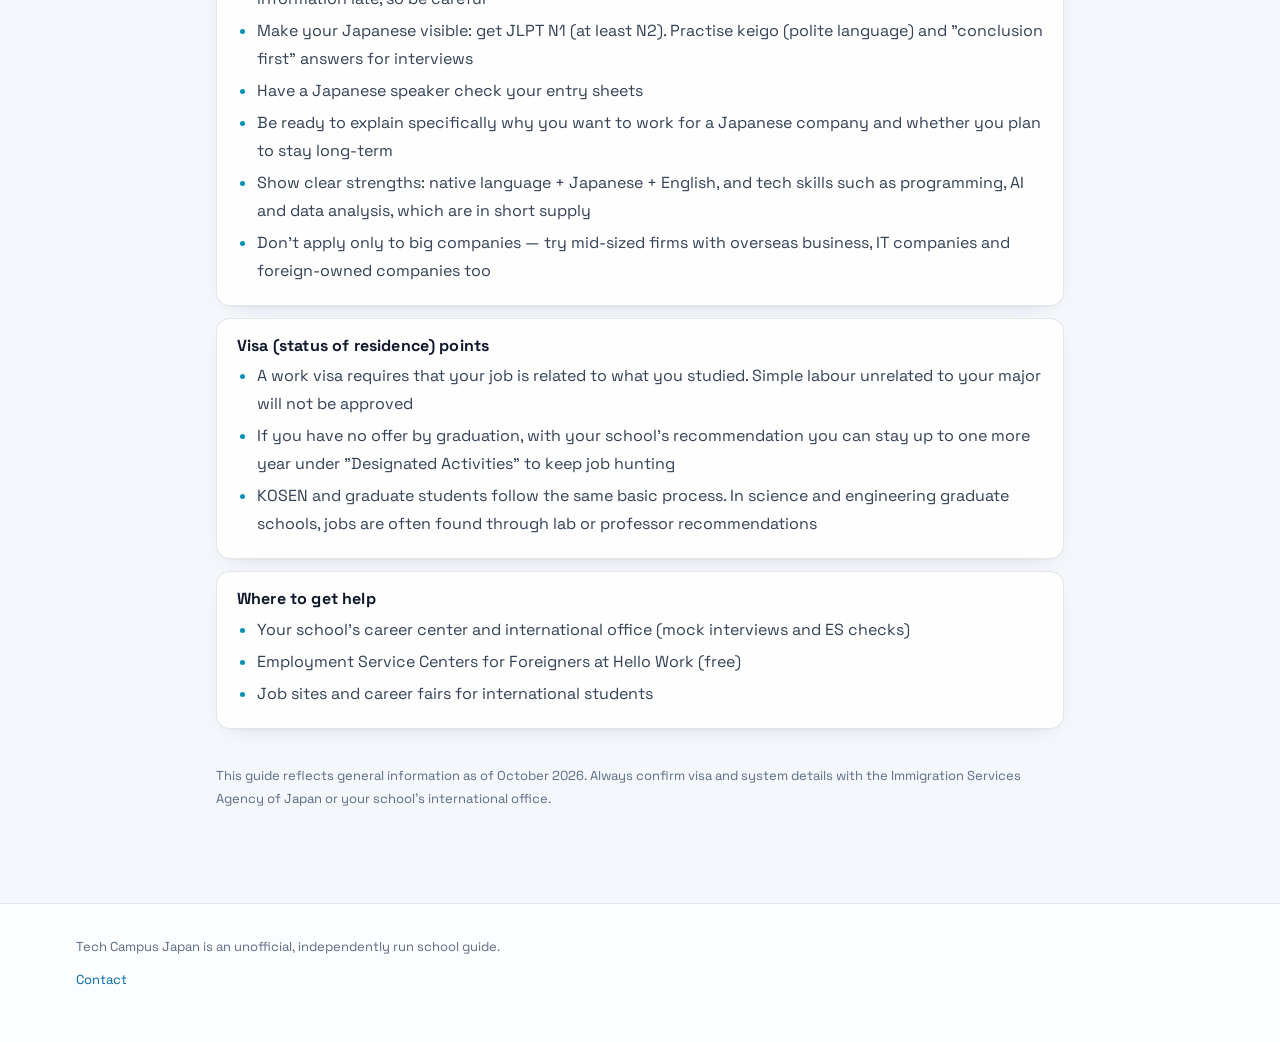
<file: guide.html>
<!doctype html>
<html lang="ja">
<head>
  <meta charset="utf-8">
  <meta name="viewport" content="width=device-width, initial-scale=1">
  <title>Tech Campus Japan</title>
  <meta name="description" content="日本で学ぶ留学生のための生活・就職活動ガイド（日本語 / English / 中文） — A guide to student life and job hunting in Japan for international students.">
  <link rel="icon" href="data:image/svg+xml,%3Csvg xmlns='http://www.w3.org/2000/svg' viewBox='0 0 32 32'%3E%3Crect width='32' height='32' rx='8' fill='%23060a14'/%3E%3Cpath d='M16 3.5l11 6.3v12.4L16 28.5 5 22.2V9.8z' fill='none' stroke='%2322d3ee' stroke-width='2'/%3E%3Cpath d='M10.5 12h11M16 12v9' stroke='%23a855f7' stroke-width='2.8' stroke-linecap='round'/%3E%3C/svg%3E">
  <meta name="theme-color" content="#f4f7fc">
  <link rel="preconnect" href="https://fonts.googleapis.com">
  <link rel="preconnect" href="https://fonts.gstatic.com" crossorigin>
  <link rel="stylesheet" href="https://fonts.googleapis.com/css2?family=Noto+Sans+JP:wght@400;500;700;800&family=Noto+Sans+SC:wght@400;500;700;800&family=Space+Grotesk:wght@500;600;700&display=swap">
  <link rel="stylesheet" href="assets/style.css">
</head>
<body data-page="guide">
  <header class="site-header">
    <div class="wrap header-inner">
      <a class="brand" data-link="index.html" href="index.html">
        <svg class="brand-logo" viewBox="0 0 32 32" aria-hidden="true"><defs><linearGradient id="lg" x1="0" y1="0" x2="1" y2="1"><stop offset="0" stop-color="#22d3ee"/><stop offset="1" stop-color="#a855f7"/></linearGradient></defs><path d="M16 2.5l11.5 6.6v13.8L16 29.5 4.5 22.9V9.1z" fill="rgba(34,211,238,.08)" stroke="url(#lg)" stroke-width="1.8"/><path d="M10.5 12h11M16 12v9" stroke="url(#lg)" stroke-width="2.6" stroke-linecap="round"/><circle cx="16" cy="22.6" r="1.9" fill="#22d3ee"/><circle cx="10.5" cy="12" r="1.4" fill="#22d3ee"/><circle cx="21.5" cy="12" r="1.4" fill="#a855f7"/></svg>
        <span><span class="brand-name" data-i18n="siteName"></span><span class="brand-sub" data-i18n="siteSub"></span></span>
      </a>
      <nav class="site-nav" aria-label="Main">
        <a data-link="index.html" href="index.html" data-i18n="navSchools"></a>
        <a data-link="news.html" href="news.html" data-i18n="navNews"></a>
        <a data-link="expos.html" href="expos.html" data-i18n="navExpos"></a>
        <a data-link="guide.html" href="guide.html" aria-current="page" data-i18n="navGuide"></a>
        <a data-link="guide.html#job" href="guide.html#job" data-i18n="navJob"></a>
        <a data-link="contact.html" href="contact.html" data-i18n="navContact"></a>
      </nav>
      <div class="lang-switch" role="group" aria-label="Language">
        <button type="button" data-lang="ja">日本語</button>
        <button type="button" data-lang="en">EN</button>
        <button type="button" data-lang="zh">中文</button>
      </div>
    </div>
  </header>

  <main class="wrap section guide-page" id="guide"></main>

  <footer class="site-footer">
    <div class="wrap">
      <p class="muted" data-i18n="footerNote"></p>
      <p class="footer-links"><a data-link="contact.html" href="contact.html" data-i18n="navContact"></a></p>
    </div>
  </footer>

  <script src="data/i18n.js"></script>
  <script src="data/schools.js"></script>
  <script src="data/study-info.js"></script>
  <script src="data/guide.js"></script>
  <script src="assets/app.js"></script>
</body>
</html>
</file>
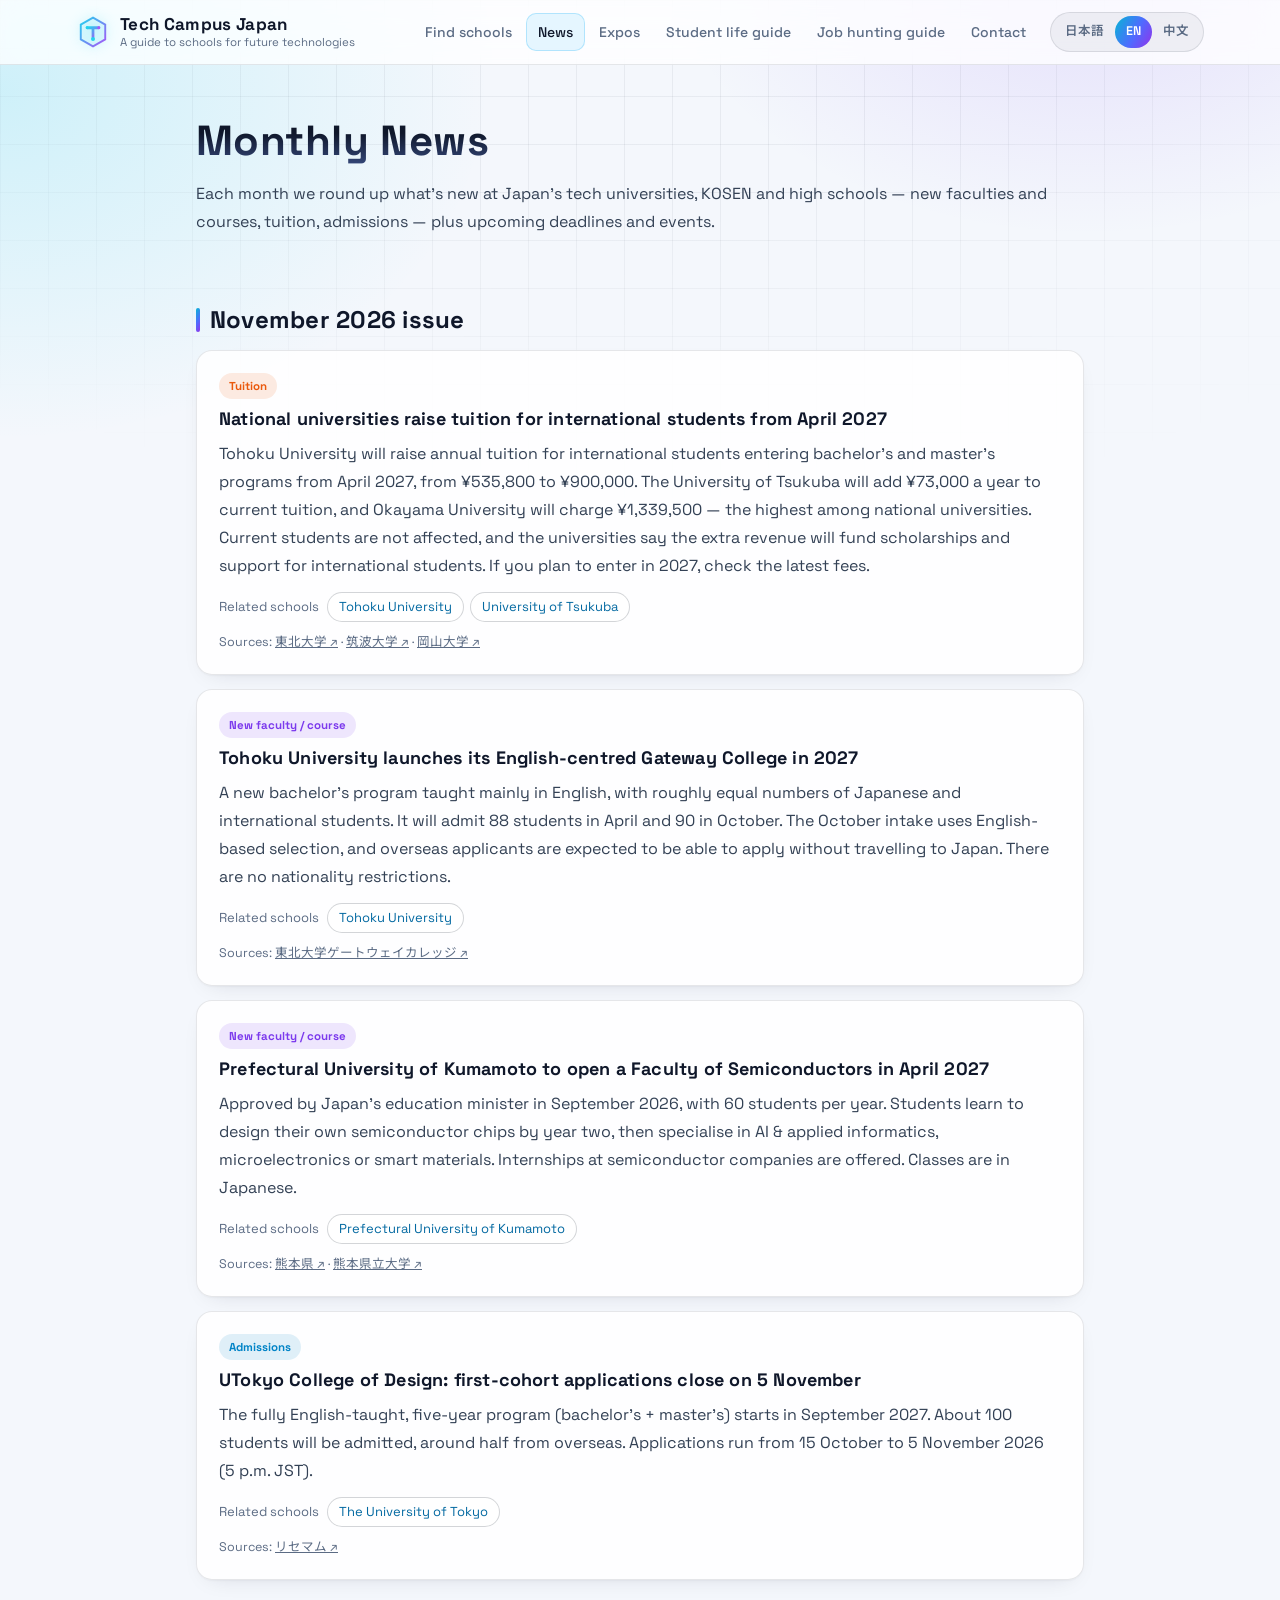
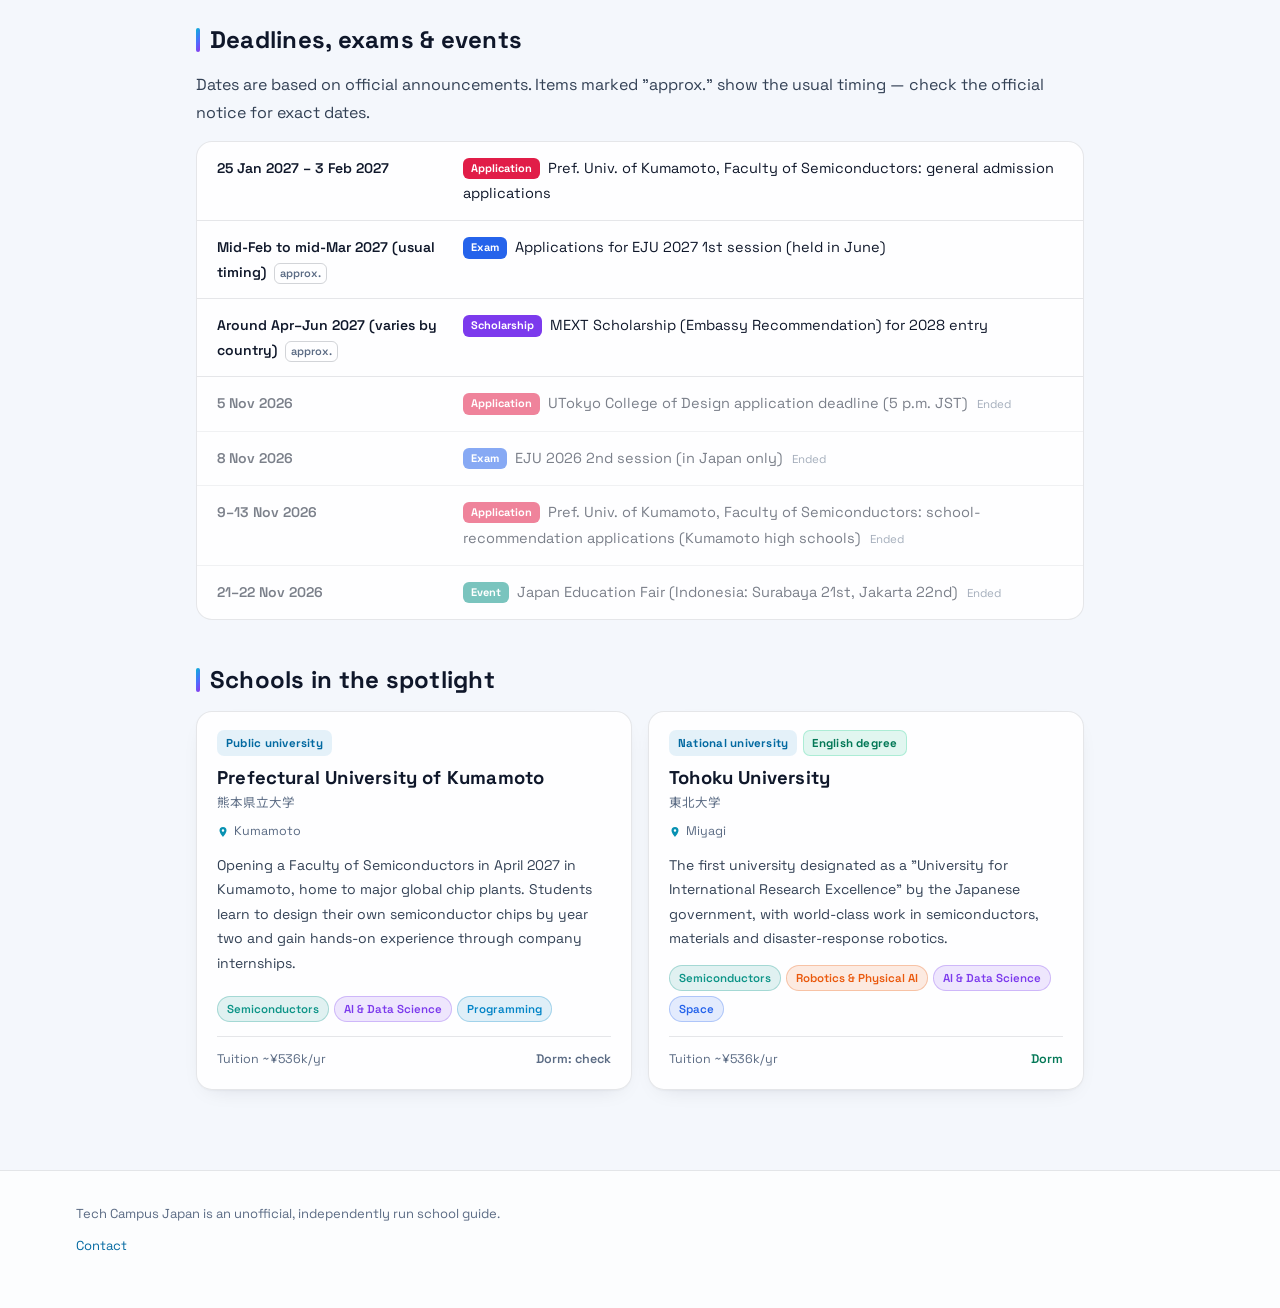
<file: news.html>
<!doctype html>
<html lang="ja">
<head>
  <meta charset="utf-8">
  <meta name="viewport" content="width=device-width, initial-scale=1">
  <title>Tech Campus Japan</title>
  <meta name="description" content="日本の技術系の大学・高専・高校の最新トピックスと出願・奨学金カレンダー（日本語 / English / 中文） — Monthly news and deadlines for tech schools in Japan.">
  <link rel="icon" href="data:image/svg+xml,%3Csvg xmlns='http://www.w3.org/2000/svg' viewBox='0 0 32 32'%3E%3Crect width='32' height='32' rx='8' fill='%23060a14'/%3E%3Cpath d='M16 3.5l11 6.3v12.4L16 28.5 5 22.2V9.8z' fill='none' stroke='%2322d3ee' stroke-width='2'/%3E%3Cpath d='M10.5 12h11M16 12v9' stroke='%23a855f7' stroke-width='2.8' stroke-linecap='round'/%3E%3C/svg%3E">
  <meta name="theme-color" content="#f4f7fc">
  <link rel="preconnect" href="https://fonts.googleapis.com">
  <link rel="preconnect" href="https://fonts.gstatic.com" crossorigin>
  <link rel="stylesheet" href="https://fonts.googleapis.com/css2?family=Noto+Sans+JP:wght@400;500;700;800&family=Noto+Sans+SC:wght@400;500;700;800&family=Space+Grotesk:wght@500;600;700&display=swap">
  <link rel="stylesheet" href="assets/style.css">
</head>
<body data-page="news">
  <header class="site-header">
    <div class="wrap header-inner">
      <a class="brand" data-link="index.html" href="index.html">
        <svg class="brand-logo" viewBox="0 0 32 32" aria-hidden="true"><defs><linearGradient id="lg" x1="0" y1="0" x2="1" y2="1"><stop offset="0" stop-color="#22d3ee"/><stop offset="1" stop-color="#a855f7"/></linearGradient></defs><path d="M16 2.5l11.5 6.6v13.8L16 29.5 4.5 22.9V9.1z" fill="rgba(34,211,238,.08)" stroke="url(#lg)" stroke-width="1.8"/><path d="M10.5 12h11M16 12v9" stroke="url(#lg)" stroke-width="2.6" stroke-linecap="round"/><circle cx="16" cy="22.6" r="1.9" fill="#22d3ee"/><circle cx="10.5" cy="12" r="1.4" fill="#22d3ee"/><circle cx="21.5" cy="12" r="1.4" fill="#a855f7"/></svg>
        <span><span class="brand-name" data-i18n="siteName"></span><span class="brand-sub" data-i18n="siteSub"></span></span>
      </a>
      <nav class="site-nav" aria-label="Main">
        <a data-link="index.html" href="index.html" data-i18n="navSchools"></a>
        <a data-link="news.html" href="news.html" aria-current="page" data-i18n="navNews"></a>
        <a data-link="expos.html" href="expos.html" data-i18n="navExpos"></a>
        <a data-link="guide.html" href="guide.html" data-i18n="navGuide"></a>
        <a data-link="guide.html#job" href="guide.html#job" data-i18n="navJob"></a>
        <a data-link="contact.html" href="contact.html" data-i18n="navContact"></a>
      </nav>
      <div class="lang-switch" role="group" aria-label="Language">
        <button type="button" data-lang="ja">日本語</button>
        <button type="button" data-lang="en">EN</button>
        <button type="button" data-lang="zh">中文</button>
      </div>
    </div>
  </header>

  <main class="wrap section guide-page news-page" id="news"></main>

  <footer class="site-footer">
    <div class="wrap">
      <p class="muted" data-i18n="footerNote"></p>
      <p class="footer-links"><a data-link="contact.html" href="contact.html" data-i18n="navContact"></a></p>
    </div>
  </footer>

  <script src="data/i18n.js"></script>
  <script src="data/schools.js"></script>
  <script src="data/study-info.js"></script>
  <script src="data/news.js"></script>
  <script src="assets/app.js"></script>
</body>
</html>
</file>
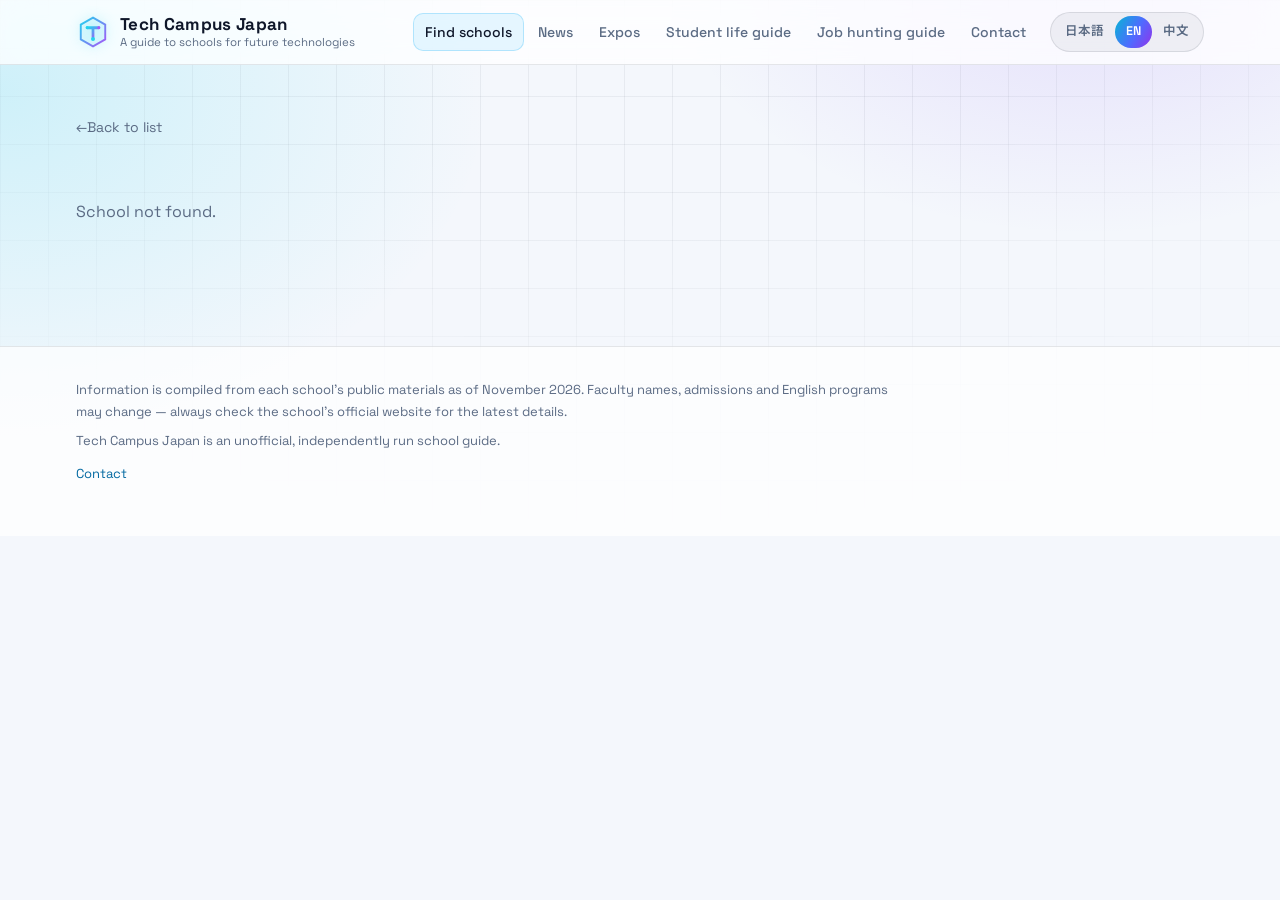
<file: school.html>
<!doctype html>
<html lang="ja">
<head>
  <meta charset="utf-8">
  <meta name="viewport" content="width=device-width, initial-scale=1">
  <title>Tech Campus Japan</title>
  <link rel="icon" href="data:image/svg+xml,%3Csvg xmlns='http://www.w3.org/2000/svg' viewBox='0 0 32 32'%3E%3Crect width='32' height='32' rx='8' fill='%23060a14'/%3E%3Cpath d='M16 3.5l11 6.3v12.4L16 28.5 5 22.2V9.8z' fill='none' stroke='%2322d3ee' stroke-width='2'/%3E%3Cpath d='M10.5 12h11M16 12v9' stroke='%23a855f7' stroke-width='2.8' stroke-linecap='round'/%3E%3C/svg%3E">
  <meta name="theme-color" content="#f4f7fc">
  <link rel="preconnect" href="https://fonts.googleapis.com">
  <link rel="preconnect" href="https://fonts.gstatic.com" crossorigin>
  <link rel="stylesheet" href="https://fonts.googleapis.com/css2?family=Noto+Sans+JP:wght@400;500;700;800&family=Noto+Sans+SC:wght@400;500;700;800&family=Space+Grotesk:wght@500;600;700&display=swap">
  <link rel="stylesheet" href="assets/style.css">
</head>
<body data-page="school">
  <header class="site-header">
    <div class="wrap header-inner">
      <a class="brand" data-link="index.html" href="index.html">
        <svg class="brand-logo" viewBox="0 0 32 32" aria-hidden="true"><defs><linearGradient id="lg" x1="0" y1="0" x2="1" y2="1"><stop offset="0" stop-color="#22d3ee"/><stop offset="1" stop-color="#a855f7"/></linearGradient></defs><path d="M16 2.5l11.5 6.6v13.8L16 29.5 4.5 22.9V9.1z" fill="rgba(34,211,238,.08)" stroke="url(#lg)" stroke-width="1.8"/><path d="M10.5 12h11M16 12v9" stroke="url(#lg)" stroke-width="2.6" stroke-linecap="round"/><circle cx="16" cy="22.6" r="1.9" fill="#22d3ee"/><circle cx="10.5" cy="12" r="1.4" fill="#22d3ee"/><circle cx="21.5" cy="12" r="1.4" fill="#a855f7"/></svg>
        <span><span class="brand-name" data-i18n="siteName"></span><span class="brand-sub" data-i18n="siteSub"></span></span>
      </a>
      <nav class="site-nav" aria-label="Main">
        <a data-link="index.html" href="index.html" aria-current="page" data-i18n="navSchools"></a>
        <a data-link="news.html" href="news.html" data-i18n="navNews"></a>
        <a data-link="expos.html" href="expos.html" data-i18n="navExpos"></a>
        <a data-link="guide.html" href="guide.html" data-i18n="navGuide"></a>
        <a data-link="guide.html#job" href="guide.html#job" data-i18n="navJob"></a>
        <a data-link="contact.html" href="contact.html" data-i18n="navContact"></a>
      </nav>
      <div class="lang-switch" role="group" aria-label="Language">
        <button type="button" data-lang="ja">日本語</button>
        <button type="button" data-lang="en">EN</button>
        <button type="button" data-lang="zh">中文</button>
      </div>
    </div>
  </header>

  <main class="wrap section detail">
    <a class="back" data-link="index.html" href="index.html">← <span data-i18n="back"></span></a>
    <div id="detail"></div>
  </main>

  <footer class="site-footer">
    <div class="wrap">
      <p id="disclaimer"></p>
      <p class="muted" data-i18n="footerNote"></p>
      <p class="footer-links"><a data-link="contact.html" href="contact.html" data-i18n="navContact"></a></p>
    </div>
  </footer>

  <script src="data/i18n.js"></script>
  <script src="data/schools.js"></script>
  <script src="data/study-info.js"></script>
  <script src="assets/app.js"></script>
</body>
</html>
</file>
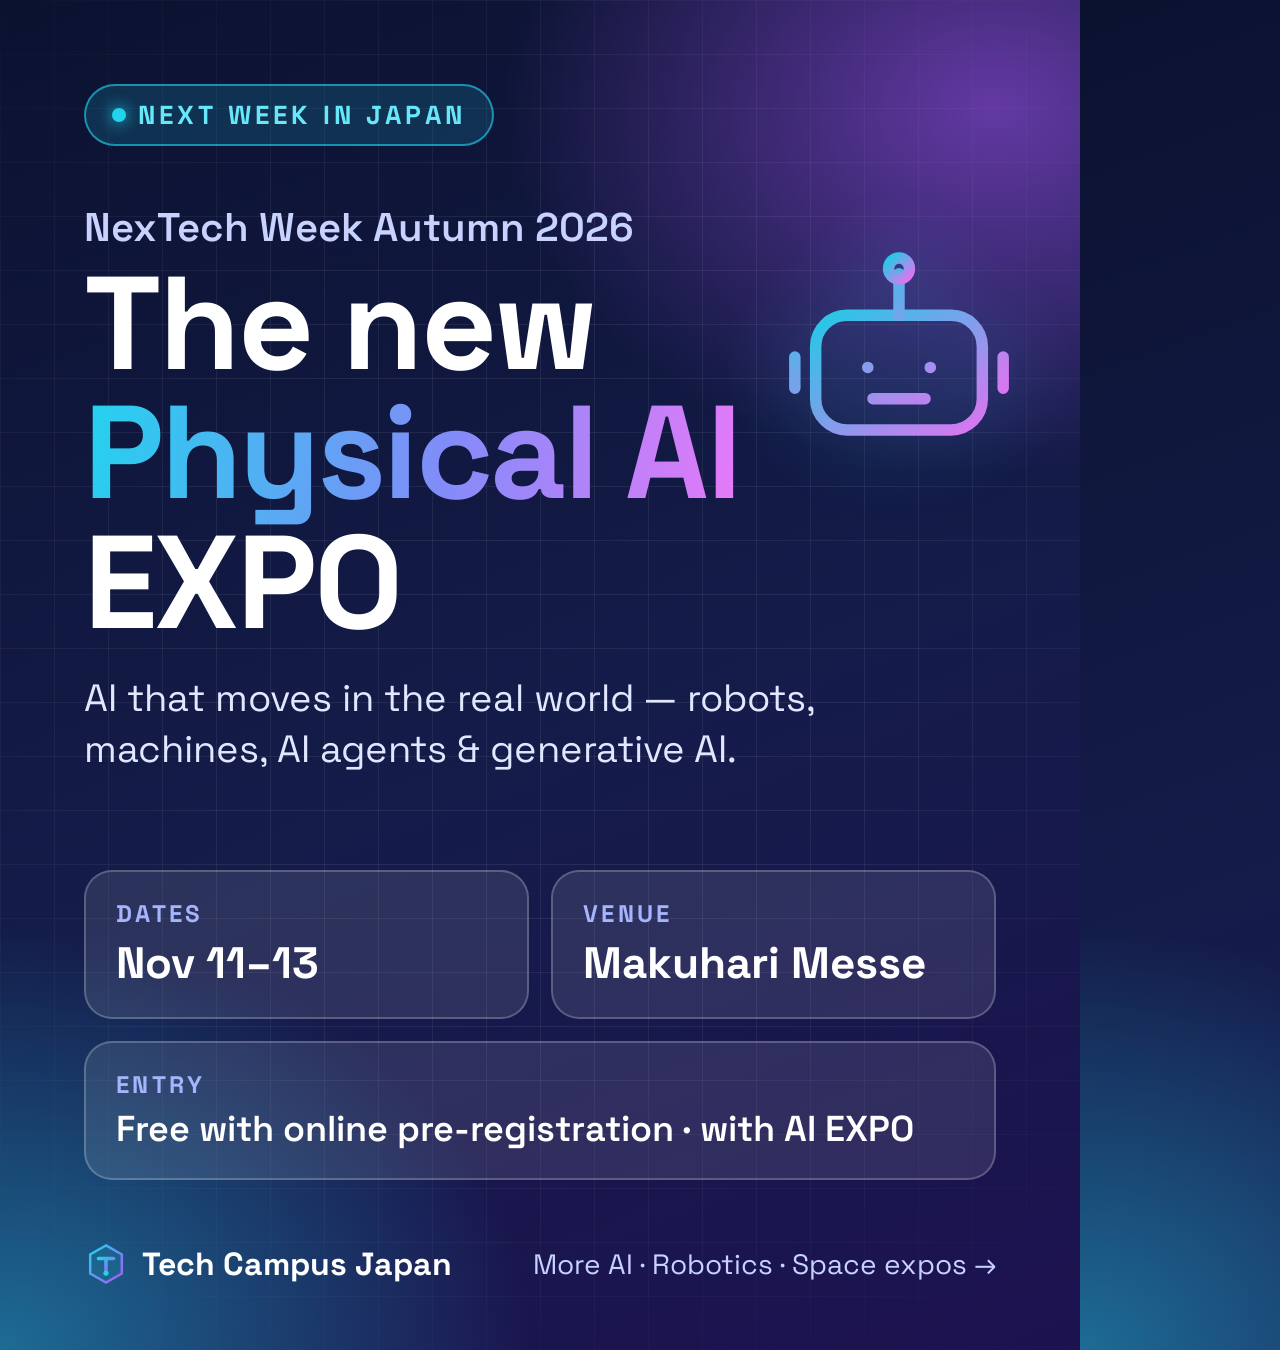
<file: sns/2026-11-05-nextech.html>
<!doctype html>
<html lang="en"><head><meta charset="utf-8">
<link rel="stylesheet" href="https://fonts.googleapis.com/css2?family=Space+Grotesk:wght@500;600;700&family=Noto+Sans+JP:wght@700;800&display=swap">
<style>
  html, body { margin: 0; width: 1080px; height: 1350px; overflow: hidden; }
  body {
    font-family: "Space Grotesk", "Noto Sans JP", sans-serif; color: #fff; position: relative;
    background:
      radial-gradient(700px 520px at 92% 8%, rgba(168, 85, 247, .55), transparent 70%),
      radial-gradient(760px 600px at 0% 100%, rgba(34, 211, 238, .45), transparent 70%),
      linear-gradient(160deg, #0b1230 0%, #141c4a 55%, #1d1250 100%);
  }
  body::before {
    content: ""; position: absolute; inset: 0;
    background-image: linear-gradient(rgba(255,255,255,.07) 1px, transparent 1px), linear-gradient(90deg, rgba(255,255,255,.07) 1px, transparent 1px);
    background-size: 54px 54px;
    mask-image: radial-gradient(ellipse 85% 75% at 50% 45%, #000 40%, transparent 90%);
  }
  .wrap { position: relative; padding: 84px 84px 0; height: 100%; box-sizing: border-box; }
  .pill {
    display: inline-flex; align-items: center; gap: 12px; font-size: 26px; font-weight: 700; letter-spacing: .16em;
    padding: 12px 26px; border-radius: 999px; background: rgba(34, 211, 238, .15); border: 2px solid rgba(34, 211, 238, .6); color: #67e8f9;
  }
  .pill i { width: 14px; height: 14px; border-radius: 50%; background: #22d3ee; box-shadow: 0 0 16px #22d3ee; }
  .kicker { margin: 56px 0 6px; font-size: 40px; font-weight: 600; color: #c7d2fe; }
  h1 { margin: 0; font-size: 132px; line-height: .98; font-weight: 700; letter-spacing: -.02em; }
  h1 span { background: linear-gradient(100deg, #22d3ee, #818cf8 55%, #e879f9); -webkit-background-clip: text; background-clip: text; color: transparent; }
  .sub { margin: 26px 0 0; font-size: 38px; line-height: 1.35; color: #e0e7ff; max-width: 860px; }
  .robot { position: absolute; right: 56px; top: 232px; width: 250px; opacity: .95; filter: drop-shadow(0 0 40px rgba(56, 189, 248, .5)); }
  .info {
    position: absolute; left: 84px; right: 84px; bottom: 170px;
    display: grid; grid-template-columns: 1fr 1fr; gap: 22px;
  }
  .card { background: rgba(255, 255, 255, .1); border: 2px solid rgba(255, 255, 255, .22); border-radius: 28px; padding: 26px 30px; }
  .card b { display: block; font-size: 24px; letter-spacing: .14em; color: #a5b4fc; margin-bottom: 6px; }
  .card span { font-size: 44px; font-weight: 700; }
  .card.wide { grid-column: span 2; }
  .card.wide span { font-size: 36px; font-weight: 600; }
  .foot { position: absolute; left: 84px; right: 84px; bottom: 64px; display: flex; align-items: center; justify-content: space-between; font-size: 28px; color: #c7d2fe; }
  .brand { display: flex; align-items: center; gap: 14px; font-weight: 700; color: #fff; font-size: 32px; }
</style></head>
<body><div class="wrap">
  <div class="pill"><i></i>NEXT WEEK IN JAPAN</div>
  <p class="kicker">NexTech Week Autumn 2026</p>
  <h1>The new<br><span>Physical AI</span><br>EXPO</h1>
  <p class="sub">AI that moves in the real world — robots, machines, AI agents &amp; generative AI.</p>

  <svg class="robot" viewBox="0 0 24 24" fill="none" stroke="url(#g)" stroke-width="1.1" stroke-linecap="round" stroke-linejoin="round">
    <defs><linearGradient id="g" x1="0" y1="0" x2="1" y2="1"><stop offset="0" stop-color="#22d3ee"/><stop offset="1" stop-color="#e879f9"/></linearGradient></defs>
    <rect x="4" y="8" width="16" height="11" rx="3"/><path d="M12 4v4M9 13h.01M15 13h.01M9.5 16h5M2 12v3M22 12v3"/><circle cx="12" cy="3.5" r="1"/>
  </svg>

  <div class="info">
    <div class="card"><b>DATES</b><span>Nov 11–13</span></div>
    <div class="card"><b>VENUE</b><span>Makuhari Messe</span></div>
    <div class="card wide"><b>ENTRY</b><span>Free with online pre-registration · with AI EXPO</span></div>
  </div>
  <div class="foot">
    <div class="brand">
      <svg width="44" height="44" viewBox="0 0 32 32"><defs><linearGradient id="lg" x1="0" y1="0" x2="1" y2="1"><stop offset="0" stop-color="#22d3ee"/><stop offset="1" stop-color="#a855f7"/></linearGradient></defs><path d="M16 2.5l11.5 6.6v13.8L16 29.5 4.5 22.9V9.1z" fill="rgba(34,211,238,.12)" stroke="url(#lg)" stroke-width="1.8"/><path d="M10.5 12h11M16 12v9" stroke="url(#lg)" stroke-width="2.6" stroke-linecap="round"/><circle cx="16" cy="22.6" r="1.9" fill="#22d3ee"/></svg>
      Tech Campus Japan
    </div>
    <span>More AI · Robotics · Space expos →</span>
  </div>
</div></body></html>
</file>
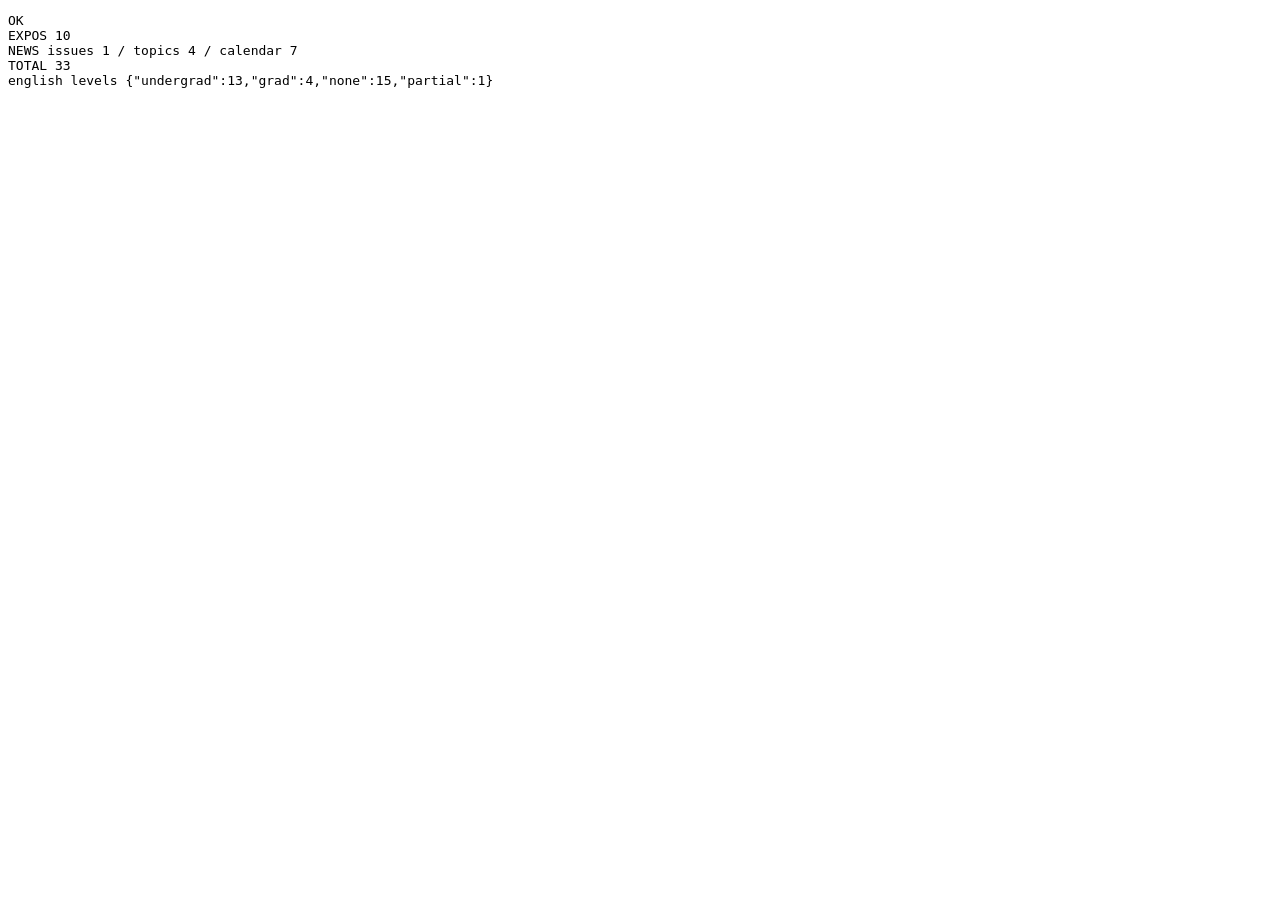
<file: tools/check.html>
<!doctype html><meta charset="utf-8"><title>データ点検</title><body><pre id="o"></pre>
<script src="../data/i18n.js"></script><script src="../data/schools.js"></script>
<script src="../data/study-info.js"></script><script src="../data/guide.js"></script><script src="../data/news.js"></script><script src="../data/expos.js"></script>
<script>
// 学校データ・留学生向け情報・ガイド本文の欠けを点検する。問題がなければ「OK」と件数だけが表示される
var out = [], L = ["ja", "en", "zh"], ids = {};
function tri(v, label) { if (!v || typeof v !== "object") return; L.forEach(function (l) { if (!v[l]) out.push("MISSING " + label + "." + l); }); }
SCHOOLS.forEach(function (s) {
  if (ids[s.id]) out.push("DUP " + s.id); ids[s.id] = 1;
  ["name", "pref", "programs", "desc"].forEach(function (k) { if (!s[k]) out.push("MISSING " + s.id + " " + k); else tri(s[k], s.id + " " + k); });
  s.fields.forEach(function (f) { if (!I18N.ja.fieldNames[f]) out.push("BADFIELD " + s.id + " " + f); });
  L.forEach(function (l) {
    if (!I18N[l].typeNames[s.type]) out.push("BADTYPE " + s.id);
    if (!I18N[l].regionNames[s.region]) out.push("BADREGION " + s.id);
  });
  var st = STUDY_INFO[s.id];
  if (!st) { out.push("NO STUDY_INFO " + s.id); return; }
  if (!I18N.ja.englishLevels[st.english]) out.push("BAD english " + s.id);
  if (!I18N.ja.dormNames[st.dorm]) out.push("BAD dorm " + s.id);
  if (!(st.tuition === null || typeof st.tuition === "number")) out.push("BAD tuition " + s.id);
  [["englishNote", "sharedNotes"], ["tuitionNote", "sharedNotes"], ["scholarship", "scholarshipTexts"]].forEach(function (p) {
    var v = st[p[0]];
    if (typeof v === "string") L.forEach(function (l) { if (!I18N[l][p[1]][v]) out.push("BAD KEY " + s.id + " " + p[0] + "=" + v); });
    else tri(v, s.id + " " + p[0]);
  });
  tri(st.dormNote, s.id + " dormNote");
});
Object.keys(STUDY_INFO).forEach(function (k) { if (!ids[k]) out.push("STUDY_INFO without school: " + k); });
var keys = Object.keys(I18N.ja); L.forEach(function (l) { keys.forEach(function (k) { if (I18N[l][k] === undefined) out.push("I18N missing " + l + "." + k); }); });
// ガイド：3言語でセクション・項目数が揃っているか
var ref = GUIDE.ja.sections;
L.forEach(function (l) {
  var secs = GUIDE[l].sections;
  if (secs.length !== ref.length) out.push("GUIDE " + l + " section count differs");
  secs.forEach(function (sec, i) {
    var r = ref[i]; if (!r) return;
    if (sec.id !== r.id) out.push("GUIDE " + l + " id differs at " + i);
    if (sec.blocks.length !== r.blocks.length) out.push("GUIDE " + l + " " + sec.id + " block count differs");
    sec.blocks.forEach(function (b, j) {
      var rb = r.blocks[j]; if (!rb) return;
      if ((b.items || []).length !== (rb.items || []).length) out.push("GUIDE " + l + " " + sec.id + " block " + j + " item count differs");
    });
    if ((sec.timeline || []).length !== (r.timeline || []).length) out.push("GUIDE " + l + " timeline differs");
    if ((sec.steps || []).length !== (r.steps || []).length) out.push("GUIDE " + l + " steps differs");
  });
});
// 月次トピックス：3言語・種類・関連校・日付の形式
var dateRe = /^\d{4}-\d{2}-\d{2}$/, topicIds = {};
(NEWS.issues || []).forEach(function (is) {
  if (!/^\d{4}-\d{2}$/.test(is.month)) out.push("NEWS bad month " + is.month);
  (is.spotlight || []).forEach(function (id) { if (!ids[id]) out.push("NEWS spotlight unknown school " + id); });
  is.topics.forEach(function (tp) {
    if (topicIds[tp.id]) out.push("NEWS DUP topic " + tp.id); topicIds[tp.id] = 1;
    if (!I18N.ja.news.kinds[tp.kind]) out.push("NEWS bad kind " + tp.id);
    tri(tp.title, "NEWS " + tp.id + " title"); tri(tp.body, "NEWS " + tp.id + " body");
    (tp.schools || []).forEach(function (id) { if (!ids[id]) out.push("NEWS " + tp.id + " unknown school " + id); });
    if (!(tp.sources || []).length) out.push("NEWS " + tp.id + " has no source");
  });
});
(NEWS.calendar || []).forEach(function (e, i) {
  var label = "CAL " + i + " " + e.start;
  if (!dateRe.test(e.start) || (e.end && !dateRe.test(e.end))) out.push(label + " bad date");
  if (e.end && e.end < e.start) out.push(label + " end before start");
  if (!I18N.ja.news.calKinds[e.kind]) out.push(label + " bad kind");
  tri(e.title, label + " title");
  if (e.approx) { if (!e.when) out.push(label + " approx without when"); else tri(e.when, label + " when"); }
});
// 展示会：3言語・分野・日付の形式
var expoIds = {};
(window.EXPOS || []).forEach(function (x) {
  var label = "EXPO " + x.id;
  if (expoIds[x.id]) out.push(label + " DUP"); expoIds[x.id] = 1;
  if (!dateRe.test(x.start) || (x.end && !dateRe.test(x.end))) out.push(label + " bad date");
  if (x.end && x.end < x.start) out.push(label + " end before start");
  x.fields.forEach(function (f) { if (!I18N.ja.fieldNames[f]) out.push(label + " bad field " + f); });
  tri(x.name, label + " name"); tri(x.venue, label + " venue"); tri(x.desc, label + " desc");
  if (x.approx) { if (!x.when) out.push(label + " approx without when"); else tri(x.when, label + " when"); }
  if (!x.url) out.push(label + " no url");
});
if (!out.length) out.push("OK");
out.push("EXPOS " + Object.keys(expoIds).length);
out.push("NEWS issues " + NEWS.issues.length + " / topics " + Object.keys(topicIds).length + " / calendar " + NEWS.calendar.length);
out.push("TOTAL " + SCHOOLS.length);
var c = {}; SCHOOLS.forEach(function (s) { var e = STUDY_INFO[s.id] ? STUDY_INFO[s.id].english : "?"; c[e] = (c[e] || 0) + 1; });
out.push("english levels " + JSON.stringify(c));
document.getElementById("o").textContent = out.join("\n");
</script>
</file>
<file: assets/style.css>
/* ===== Tech Campus Japan — Future Tech テーマ ===== */
:root {
  --bg: #f4f7fc;
  --bg-2: #eaf0f9;
  --surface: rgba(255, 255, 255, .86);
  --surface-solid: #ffffff;
  --surface-2: rgba(15, 23, 42, .05);
  --text: #0f172a;
  --text-2: #334155;
  --muted: #5b6b84;
  --border: rgba(15, 23, 42, .1);
  --border-strong: rgba(15, 23, 42, .18);
  --cyan: #0891b2;
  --violet: #8b5cf6;
  --accent: #0369a1;
  --grad: linear-gradient(120deg, #06b6d4 0%, #4f6bff 55%, #9333ea 100%);
  --en: #047857;
  --en-soft: rgba(16, 185, 129, .12);
  /* 分野の色 */
  --f-prog: #0284c7; --f-ai: #7c3aed; --f-robot: #ea580c; --f-semi: #0d9488;
  --f-security: #dc2626; --f-space: #2563eb; --f-design: #db2777; --f-startup: #4d7c0f;
  --radius: 16px;
  --glow: 0 0 0 1px rgba(56, 189, 248, .35), 0 10px 40px -10px rgba(56, 189, 248, .35);
  --font-body: "Noto Sans JP", "Hiragino Sans", "Yu Gothic UI", Meiryo, system-ui, sans-serif;
  color-scheme: light;
}
html:lang(zh-CN) { --font-body: "Noto Sans SC", "PingFang SC", "Microsoft YaHei", system-ui, sans-serif; }

* { box-sizing: border-box; }
html { -webkit-text-size-adjust: 100%; scroll-behavior: smooth; }
body {
  margin: 0;
  background: var(--bg);
  color: var(--text);
  font-family: "Space Grotesk", var(--font-body);
  line-height: 1.75;
  -webkit-font-smoothing: antialiased;
  position: relative;
  overflow-x: hidden;
}
/* 背景のグリッドと光 */
body::before {
  content: ""; position: fixed; inset: 0; z-index: -2; pointer-events: none;
  background-image:
    linear-gradient(rgba(15, 23, 42, .055) 1px, transparent 1px),
    linear-gradient(90deg, rgba(15, 23, 42, .055) 1px, transparent 1px);
  background-size: 48px 48px;
  mask-image: radial-gradient(ellipse 90% 70% at 50% 0%, #000 30%, transparent 85%);
  -webkit-mask-image: radial-gradient(ellipse 90% 70% at 50% 0%, #000 30%, transparent 85%);
}
body::after {
  content: ""; position: fixed; inset: 0; z-index: -3; pointer-events: none;
  background:
    radial-gradient(600px 400px at 85% -5%, rgba(139, 92, 246, .16), transparent 70%),
    radial-gradient(700px 500px at 0% 10%, rgba(34, 211, 238, .18), transparent 70%),
    var(--bg);
}
a { color: var(--accent); }
h1, h2, h3 { line-height: 1.35; letter-spacing: .01em; }
.wrap { max-width: 1160px; margin: 0 auto; padding: 0 16px; }
.muted { color: var(--muted); }
::selection { background: rgba(56, 189, 248, .35); }
:focus-visible { outline: 2px solid var(--cyan); outline-offset: 2px; }

/* ===== ヘッダー ===== */
.site-header {
  position: sticky; top: 0; z-index: 20;
  background: rgba(255, 255, 255, .78);
  backdrop-filter: blur(14px) saturate(140%);
  -webkit-backdrop-filter: blur(14px) saturate(140%);
  border-bottom: 1px solid var(--border);
}
.header-inner { display: flex; align-items: center; gap: 12px; min-height: 64px; flex-wrap: wrap; }
.brand { display: flex; align-items: center; gap: 10px; color: var(--text); text-decoration: none; min-width: 0; }
.brand-logo { width: 34px; height: 34px; flex: none; filter: drop-shadow(0 0 6px rgba(34, 211, 238, .35)); }
.brand-name { display: block; font-family: "Space Grotesk", sans-serif; font-weight: 700; font-size: 17px; letter-spacing: .02em; line-height: 1.2; }
.brand-sub { display: block; font-size: 11.5px; color: var(--muted); line-height: 1.3; white-space: nowrap; overflow: hidden; text-overflow: ellipsis; }
.site-nav { display: flex; gap: 2px; margin-left: auto; }
.site-nav a {
  color: var(--muted); text-decoration: none; font-size: 14px; font-weight: 500;
  padding: 7px 12px; border-radius: 10px; white-space: nowrap; transition: color .2s, background .2s;
}
.site-nav a:hover { color: var(--text); background: var(--surface-2); }
.site-nav a[aria-current="page"] { color: var(--text); background: rgba(56, 189, 248, .12); box-shadow: inset 0 0 0 1px rgba(56, 189, 248, .3); }
.lang-switch { display: flex; flex: none; background: var(--surface-2); border: 1px solid var(--border); border-radius: 999px; padding: 3px; }
.lang-switch button {
  border: 0; background: transparent; color: var(--muted); font: inherit; font-size: 12.5px; font-weight: 600;
  padding: 5px 11px; border-radius: 999px; cursor: pointer; transition: color .2s;
}
.lang-switch button:hover { color: var(--text); }
.lang-switch button[aria-pressed="true"] { background: var(--grad); color: #fff; }

/* ===== ヒーロー ===== */
.hero { position: relative; padding: 72px 0 56px; overflow: hidden; }
.hero-grid { display: grid; grid-template-columns: 1.15fr .85fr; gap: 32px; align-items: center; }
.eyebrow {
  display: inline-flex; align-items: center; gap: 8px; margin: 0 0 18px;
  font-family: "Space Grotesk", monospace; font-size: 12px; font-weight: 600; letter-spacing: .18em;
  color: var(--cyan); padding: 6px 12px; border-radius: 999px;
  border: 1px solid rgba(34, 211, 238, .35); background: rgba(34, 211, 238, .08);
}
.eyebrow::before { content: ""; width: 7px; height: 7px; border-radius: 50%; background: var(--cyan); box-shadow: 0 0 10px var(--cyan); animation: pulse 2s infinite; }
.hero h1 {
  font-size: clamp(30px, 4.8vw, 50px); margin: 0 0 18px; font-weight: 800; letter-spacing: .01em;
  word-break: keep-all; overflow-wrap: anywhere;
  background: linear-gradient(180deg, #0f172a 35%, #3b4f86 100%);
  -webkit-background-clip: text; background-clip: text; color: transparent;
}
.hero-lead { max-width: 640px; margin: 0; font-size: clamp(15px, 2vw, 17px); color: var(--text-2); }
.hero-actions { display: flex; flex-wrap: wrap; gap: 10px; margin-top: 26px; }
.stats { display: flex; flex-wrap: wrap; gap: 12px; margin-top: 30px; }
.stat {
  background: var(--surface); border: 1px solid var(--border); border-radius: 14px;
  padding: 12px 18px; display: flex; flex-direction: column; min-width: 128px; backdrop-filter: blur(8px);
}
.stat-num {
  font-family: "Space Grotesk", sans-serif; font-size: 32px; font-weight: 700; line-height: 1.15;
  background: var(--grad); -webkit-background-clip: text; background-clip: text; color: transparent;
}
.stat-label { font-size: 12.5px; color: var(--muted); }
.hero-visual { position: relative; }
.hero-visual svg { width: 100%; height: auto; display: block; filter: drop-shadow(0 10px 30px rgba(56, 189, 248, .2)); }
.hero-visual .node { animation: pulse 3s ease-in-out infinite; transform-box: fill-box; transform-origin: center; }
.hero-visual .node:nth-child(3n) { animation-delay: .8s; }
.hero-visual .node:nth-child(3n+1) { animation-delay: 1.6s; }
.hero-visual .flow { stroke-dasharray: 6 10; animation: flow 3s linear infinite; }
@keyframes pulse { 0%, 100% { opacity: 1; } 50% { opacity: .35; } }
@keyframes flow { to { stroke-dashoffset: -64; } }

/* ===== ボタン ===== */
.btn {
  display: inline-flex; align-items: center; gap: 6px; text-decoration: none; font-weight: 700; font-size: 14px;
  padding: 11px 18px; border-radius: 12px; background: var(--grad); color: #fff; border: 0;
  box-shadow: 0 8px 30px -8px rgba(56, 189, 248, .6); transition: transform .2s, box-shadow .2s;
}
.btn:hover { transform: translateY(-1px); box-shadow: 0 12px 36px -8px rgba(139, 92, 246, .7); }
.btn-ghost { background: var(--surface-2); color: var(--text); box-shadow: inset 0 0 0 1px var(--border-strong); }
.btn-ghost:hover { box-shadow: inset 0 0 0 1px var(--cyan); }

/* ===== セクション ===== */
.section { padding-top: 48px; padding-bottom: 8px; }
.section h2 { font-size: clamp(22px, 3vw, 28px); margin: 0 0 6px; }
.section-kicker { font-family: "Space Grotesk", monospace; font-size: 12px; letter-spacing: .2em; color: var(--cyan); margin: 0 0 6px; text-transform: uppercase; }
.section-lead { color: var(--muted); margin: 0 0 20px; }

/* ===== 分野カード ===== */
.fields-grid { display: grid; grid-template-columns: repeat(auto-fill, minmax(240px, 1fr)); gap: 12px; }
.field-card {
  position: relative; text-align: left; font: inherit; color: var(--text); cursor: pointer;
  background: var(--surface); border: 1px solid var(--border); border-radius: var(--radius);
  padding: 16px; display: grid; grid-template-columns: auto 1fr; gap: 4px 12px; align-items: start;
  transition: transform .2s, border-color .2s, box-shadow .2s; backdrop-filter: blur(8px);
}
.field-card:hover { transform: translateY(-3px); border-color: color-mix(in srgb, var(--c) 60%, transparent); box-shadow: 0 10px 40px -12px color-mix(in srgb, var(--c) 60%, transparent); }
.field-icon {
  grid-row: span 2; width: 40px; height: 40px; border-radius: 12px; display: grid; place-items: center;
  color: var(--c); background: color-mix(in srgb, var(--c) 14%, transparent);
  box-shadow: inset 0 0 0 1px color-mix(in srgb, var(--c) 35%, transparent);
}
.field-icon svg { width: 22px; height: 22px; }
.field-name { font-weight: 700; color: var(--text); }
.field-desc { font-size: 13px; color: var(--muted); line-height: 1.6; }

/* ===== 絞り込み ===== */
.filters {
  background: var(--surface); border: 1px solid var(--border); border-radius: 20px;
  padding: 18px; display: flex; flex-direction: column; gap: 14px; backdrop-filter: blur(10px);
}
.search {
  width: 100%; font: inherit; font-size: 16px; padding: 13px 16px 13px 44px; border-radius: 12px;
  border: 1px solid var(--border-strong); color: var(--text);
  background: #fff url("data:image/svg+xml,%3Csvg xmlns='http://www.w3.org/2000/svg' width='18' height='18' fill='none' stroke='%235b6b84' stroke-width='2' stroke-linecap='round' viewBox='0 0 24 24'%3E%3Ccircle cx='11' cy='11' r='7'/%3E%3Cpath d='m20 20-3.5-3.5'/%3E%3C/svg%3E") no-repeat 15px center;
}
.search::placeholder { color: #8391a7; }
.search:focus, .select:focus { outline: none; border-color: var(--cyan); box-shadow: 0 0 0 3px rgba(34, 211, 238, .2); }
.filter-row { display: flex; gap: 10px; align-items: flex-start; flex-wrap: wrap; }
.filter-row-inline { align-items: center; }
.filter-label { font-size: 12.5px; font-weight: 600; color: var(--muted); min-width: 96px; padding-top: 6px; }
.filter-row-inline .filter-label { padding-top: 0; }
.chips { display: flex; flex-wrap: wrap; gap: 6px; flex: 1; min-width: 0; }
.chip {
  font: inherit; font-size: 13px; padding: 6px 13px; border-radius: 999px; cursor: pointer;
  border: 1px solid var(--border-strong); background: transparent; color: var(--text-2); transition: all .2s;
}
.chip:hover { border-color: var(--cyan); color: var(--text); }
.chip[aria-pressed="true"] { background: var(--grad); border-color: transparent; color: #fff; font-weight: 700; }
.select {
  font: inherit; font-size: 14px; padding: 8px 12px; border-radius: 10px; max-width: 100%;
  border: 1px solid var(--border-strong); background: var(--surface-solid); color: var(--text);
}
.check { display: inline-flex; align-items: center; gap: 7px; font-size: 14px; cursor: pointer; color: var(--text-2); }
.check input { width: 17px; height: 17px; accent-color: var(--cyan); }
.link-btn { font: inherit; font-size: 13px; background: none; border: 0; color: var(--accent); cursor: pointer; margin-left: auto; }
.link-btn:hover { text-decoration: underline; }
.result-count { color: var(--muted); font-size: 14px; margin: 18px 0 12px; font-family: "Space Grotesk", var(--font-body); }

/* ===== 学校カード ===== */
.cards { display: grid; grid-template-columns: repeat(auto-fill, minmax(310px, 1fr)); gap: 16px; }
.card {
  position: relative; background: var(--surface); border: 1px solid var(--border); border-radius: var(--radius);
  padding: 18px 20px; display: flex; flex-direction: column; backdrop-filter: blur(8px);
  transition: transform .25s, box-shadow .25s, border-color .25s;
}
.card::before {
  content: ""; position: absolute; inset: 0; border-radius: inherit; padding: 1px; pointer-events: none;
  background: var(--grad); opacity: 0; transition: opacity .25s;
  -webkit-mask: linear-gradient(#000 0 0) content-box, linear-gradient(#000 0 0);
  -webkit-mask-composite: xor; mask-composite: exclude;
}
.card:hover { transform: translateY(-4px); box-shadow: 0 18px 50px -18px rgba(56, 189, 248, .45); border-color: transparent; }
.card:hover::before { opacity: 1; }
.card-badges { display: flex; flex-wrap: wrap; gap: 6px; margin-bottom: 10px; }
.card-title { font-size: 18.5px; margin: 0; }
.card-title a { color: var(--text); text-decoration: none; }
.card-title a::after { content: ""; position: absolute; inset: 0; } /* カード全体をリンクに */
.card-alt { margin: 2px 0 0; font-size: 12.5px; color: var(--muted); font-family: "Space Grotesk", var(--font-body); }
.card-pref { margin: 6px 0 10px; font-size: 12.5px; color: var(--muted); display: flex; align-items: center; gap: 5px; }
.card-pref::before {
  content: ""; width: 12px; height: 12px; flex: none; background: var(--cyan);
  -webkit-mask: url("data:image/svg+xml,%3Csvg xmlns='http://www.w3.org/2000/svg' viewBox='0 0 24 24'%3E%3Cpath d='M12 2a7 7 0 0 0-7 7c0 5 7 13 7 13s7-8 7-13a7 7 0 0 0-7-7zm0 9.5A2.5 2.5 0 1 1 12 6.5a2.5 2.5 0 0 1 0 5z'/%3E%3C/svg%3E") center / contain no-repeat;
  mask: url("data:image/svg+xml,%3Csvg xmlns='http://www.w3.org/2000/svg' viewBox='0 0 24 24'%3E%3Cpath d='M12 2a7 7 0 0 0-7 7c0 5 7 13 7 13s7-8 7-13a7 7 0 0 0-7-7zm0 9.5A2.5 2.5 0 1 1 12 6.5a2.5 2.5 0 0 1 0 5z'/%3E%3C/svg%3E") center / contain no-repeat;
}
.card-desc { margin: 0 0 14px; font-size: 14px; flex: 1; color: var(--text-2); }
.tags { display: flex; flex-wrap: wrap; gap: 5px; }
.tag {
  font-size: 11.5px; font-weight: 600; padding: 3px 10px; border-radius: 999px; white-space: nowrap;
  color: var(--c); background: color-mix(in srgb, var(--c) 12%, transparent);
  box-shadow: inset 0 0 0 1px color-mix(in srgb, var(--c) 28%, transparent);
}
.tag-prog { --c: var(--f-prog); } .tag-ai { --c: var(--f-ai); } .tag-robot { --c: var(--f-robot); }
.tag-semi { --c: var(--f-semi); } .tag-security { --c: var(--f-security); } .tag-space { --c: var(--f-space); }
.tag-design { --c: var(--f-design); } .tag-startup { --c: var(--f-startup); }
.badge { font-size: 11.5px; font-weight: 700; padding: 3px 9px; border-radius: 7px; letter-spacing: .02em; }
.badge-univ { background: rgba(2, 132, 199, .1); color: #0369a1; }
.badge-kosen { background: rgba(234, 88, 12, .1); color: #c2410c; }
.badge-high { background: rgba(219, 39, 119, .1); color: #be185d; }
.badge-en { background: var(--en-soft); color: var(--en); box-shadow: inset 0 0 0 1px rgba(52, 211, 153, .3); }
.badge-en-grad, .badge-en-partial { background: transparent; color: #047857; box-shadow: inset 0 0 0 1px rgba(16, 185, 129, .35); }
.card-meta {
  display: flex; flex-wrap: wrap; gap: 6px 12px; align-items: center; justify-content: space-between;
  margin: 14px 0 0; padding-top: 12px; border-top: 1px solid var(--border); font-size: 12.5px; color: var(--muted);
  font-family: "Space Grotesk", var(--font-body);
}
.dorm { font-weight: 600; }
.dorm-yes { color: var(--en); }
.empty { color: var(--muted); padding: 24px 0; }

/* ===== 学校の種類 ===== */
.guide-grid { display: grid; grid-template-columns: repeat(auto-fill, minmax(290px, 1fr)); gap: 14px; margin-top: 14px; }
.guide-item { background: var(--surface); border: 1px solid var(--border); border-radius: var(--radius); padding: 18px 20px; }
.guide-item h3 { margin: 0 0 6px; font-size: 16px; color: var(--text); }
.guide-item p { margin: 0; font-size: 14px; color: var(--muted); }

/* ===== ガイドへの誘導 ===== */
.cta {
  position: relative; overflow: hidden;
  display: flex; flex-wrap: wrap; gap: 18px 28px; align-items: center; justify-content: space-between;
  background: linear-gradient(120deg, rgba(34, 211, 238, .14), rgba(139, 92, 246, .14)), #fff;
  border: 1px solid rgba(139, 92, 246, .35); border-radius: 22px; padding: 28px 30px;
}
.cta::after {
  content: ""; position: absolute; right: -80px; top: -80px; width: 260px; height: 260px; border-radius: 50%;
  background: radial-gradient(circle, rgba(139, 92, 246, .22), transparent 70%); pointer-events: none;
}
.cta h2 { margin: 0 0 6px; font-size: 22px; }
.cta p { margin: 0; color: var(--text-2); max-width: 620px; }
.cta-actions { display: flex; flex-wrap: wrap; gap: 10px; position: relative; z-index: 1; }

/* ===== 詳細ページ ===== */
.back { display: inline-flex; margin-bottom: 18px; text-decoration: none; font-size: 14px; color: var(--muted); }
.back:hover { color: var(--cyan); }
.detail-head h1 {
  font-size: clamp(26px, 4.6vw, 40px); margin: 0;
  background: linear-gradient(180deg, #0f172a 35%, #3b4f86 100%); -webkit-background-clip: text; background-clip: text; color: transparent;
}
.detail-alt { color: var(--muted); margin: 6px 0 0; font-family: "Space Grotesk", var(--font-body); }
.detail-pref { color: var(--muted); margin: 4px 0 0; font-size: 14px; }
.detail-desc { font-size: 17px; max-width: 800px; margin: 22px 0 26px; color: var(--text-2); }
.detail-list {
  background: var(--surface); border: 1px solid var(--border); border-radius: var(--radius);
  padding: 4px 22px; margin: 0; display: grid; grid-template-columns: 200px 1fr; backdrop-filter: blur(8px);
}
.detail-list dt, .detail-list dd { padding: 15px 0; border-bottom: 1px solid var(--border); margin: 0; }
.detail-list dt { font-weight: 600; font-size: 13.5px; color: var(--muted); padding-right: 16px; }
.detail-list dt:last-of-type, .detail-list dd:last-of-type { border-bottom: 0; }
.detail-list dd a { word-break: break-all; }
.detail-list small { display: inline-block; margin-top: 4px; font-size: 12px; }
.detail-fields { list-style: none; margin: 0; padding: 0; display: flex; flex-direction: column; gap: 8px; }
.detail-fields li { display: flex; gap: 10px; align-items: baseline; flex-wrap: wrap; }
.detail .detail-sub { font-size: 20px; margin: 40px 0 14px; display: flex; align-items: center; gap: 10px; }
.detail-sub::before { content: ""; width: 4px; height: 20px; border-radius: 2px; background: var(--grad); }
.level { font-weight: 700; }
.level-undergrad, .level-grad { color: var(--en); }
.detail-guide-link { margin: 18px 0 0; }
.related { margin-top: 48px; }
.related h2 { font-size: 20px; }

/* ===== 留学生活ガイド ===== */
.guide-page { max-width: 880px; }
.guide-page h1 {
  font-size: clamp(28px, 5vw, 42px); margin: 0 0 10px;
  background: linear-gradient(180deg, #0f172a 35%, #3b4f86 100%); -webkit-background-clip: text; background-clip: text; color: transparent;
}
.g-lead { color: var(--text-2); margin: 0 0 24px; }
.g-toc { background: var(--surface); border: 1px solid var(--border); border-radius: var(--radius); padding: 16px 22px; }
.g-toc strong { font-family: "Space Grotesk", var(--font-body); color: var(--cyan); font-size: 13px; letter-spacing: .1em; }
.g-toc ol { margin: 8px 0 0; padding-left: 22px; }
.g-toc li { margin: 3px 0; }
.g-toc a { color: var(--text); text-decoration: none; }
.g-toc a:hover { color: var(--cyan); }
.g-section { padding-top: 44px; scroll-margin-top: 84px; }
.g-section h2 { font-size: 24px; margin: 0 0 14px; display: flex; align-items: center; gap: 10px; }
.g-section h2::before { content: ""; width: 4px; height: 24px; border-radius: 2px; background: var(--grad); }
.g-section > h3 { font-size: 16px; margin: 22px 0 12px; color: var(--cyan); }
.g-intro { margin: 0 0 8px; color: var(--text-2); }
.g-blocks { display: grid; gap: 12px; margin-top: 14px; }
.g-block { background: var(--surface); border: 1px solid var(--border); border-radius: 14px; padding: 16px 20px; }
.g-block h3 { font-size: 16px; margin: 0 0 6px; }
.g-block p { margin: 0; color: var(--text-2); }
.g-block ul { margin: 0; padding-left: 20px; color: var(--text-2); }
.g-block li { margin: 4px 0; }
.g-block li::marker { color: var(--cyan); }
.g-note { margin-top: 36px; font-size: 13px; color: var(--muted); }
.timeline { list-style: none; margin: 0; padding: 0 0 0 4px; border-left: 2px solid rgba(56, 189, 248, .3); }
.timeline li { position: relative; padding: 0 0 16px 22px; display: flex; flex-direction: column; }
.timeline li::before {
  content: ""; position: absolute; left: -8px; top: 7px; width: 12px; height: 12px;
  border-radius: 50%; background: var(--cyan); box-shadow: 0 0 12px var(--cyan);
}
.tl-when { font-weight: 700; color: var(--cyan); font-size: 14px; font-family: "Space Grotesk", var(--font-body); }
.tl-what { color: var(--text-2); }
.steps { list-style: none; margin: 0; padding: 0; display: flex; flex-wrap: wrap; gap: 8px; counter-reset: step; }
.steps li {
  counter-increment: step; background: var(--surface); border: 1px solid var(--border-strong);
  border-radius: 999px; padding: 5px 14px 5px 6px; font-size: 14px;
}
.steps li::before {
  content: counter(step); display: inline-grid; place-items: center; width: 22px; height: 22px; margin-right: 8px;
  border-radius: 50%; background: var(--grad); color: #fff; font-size: 12px; font-weight: 800;
}

/* ===== フッター ===== */
.site-footer { margin-top: 72px; padding: 32px 0 44px; border-top: 1px solid var(--border); font-size: 13px; color: var(--muted); background: rgba(255, 255, 255, .7); }
.site-footer p { margin: 0 0 6px; max-width: 840px; }

/* ===== レスポンシブ ===== */
@media (max-width: 1100px) {
  .hero-grid { grid-template-columns: 1fr; }
  .hero-visual { max-width: 420px; margin: 0 auto; opacity: .9; }
  .site-nav { order: 3; width: 100%; margin: 0 0 10px; overflow-x: auto; }
  .site-nav a { padding: 5px 12px 5px 0; background: none !important; box-shadow: none !important; }
  .site-nav a[aria-current="page"] { color: var(--cyan); }
  .lang-switch { margin-left: auto; }
}
@media (max-width: 640px) {
  .hero { padding: 44px 0 36px; }
  .hero-visual { display: none; }
  .stat { min-width: 0; flex: 1 1 30%; padding: 10px 12px; }
  .stat-num { font-size: 24px; }
  .stat-label { font-size: 11.5px; }
  .brand-sub { display: none; }
  .lang-switch button { padding: 4px 8px; font-size: 12px; }
  .brand-name { font-size: 15px; }
  .brand-logo { width: 30px; height: 30px; }
  .header-inner { gap: 8px; }
  .filter-label { min-width: 100%; padding-top: 0; }
  .link-btn { margin-left: 0; }
  .cards { grid-template-columns: 1fr; }
  .cta { padding: 22px 20px; }
  .cta-actions, .hero-actions { width: 100%; }
  .btn { flex: 1 1 100%; justify-content: center; }
  .detail-list { grid-template-columns: 1fr; padding: 4px 16px; }
  .detail-list dt { border-bottom: 0; padding-bottom: 2px; }
  .detail-list dd { padding-top: 0; }
}
@media (prefers-reduced-motion: reduce) {
  *, *::before, *::after { animation: none !important; transition: none !important; }
  html { scroll-behavior: auto; }
}

/* 明るい背景用の立体感 */
.card, .field-card, .filters, .detail-list, .stat, .guide-item, .g-block, .g-toc {
  box-shadow: 0 1px 2px rgba(15, 23, 42, .04), 0 8px 24px -14px rgba(15, 23, 42, .18);
}

/* ===== お問い合わせ ===== */
.contact-card {
  display: flex; flex-wrap: wrap; align-items: center; gap: 12px 18px; margin: 4px 0 8px;
  background: linear-gradient(120deg, rgba(34, 211, 238, .12), rgba(139, 92, 246, .12)), #fff;
  border: 1px solid rgba(139, 92, 246, .3); border-radius: 18px; padding: 22px 24px;
}
.btn-mail { gap: 8px; font-size: 15px; padding: 13px 22px; }
.contact-mail { margin: 0; font-family: "Space Grotesk", var(--font-body); color: var(--text-2); word-break: break-all; }
.footer-links { margin-top: 10px !important; }
.footer-links a { color: var(--accent); text-decoration: none; }
.footer-links a:hover { text-decoration: underline; }

/* ===== 月次トピックス ===== */
.news-page { max-width: 920px; }
.topics { display: grid; gap: 14px; }
.topic {
  background: var(--surface); border: 1px solid var(--border); border-radius: var(--radius);
  padding: 20px 22px; scroll-margin-top: 84px;
  box-shadow: 0 1px 2px rgba(15, 23, 42, .04), 0 8px 24px -14px rgba(15, 23, 42, .18);
}
.topic:target { border-color: var(--cyan); box-shadow: 0 0 0 3px rgba(8, 145, 178, .15); }
.topic h3 { margin: 8px 0 8px; font-size: 18px; }
.topic p { margin: 0; color: var(--text-2); }
.topic-kind {
  display: inline-block; font-size: 11.5px; font-weight: 700; padding: 3px 10px; border-radius: 999px;
  color: var(--c); background: color-mix(in srgb, var(--c) 12%, transparent);
}
.kind-tuition { --c: var(--f-robot); } .kind-program { --c: var(--f-ai); }
.kind-admission { --c: var(--f-prog); } .kind-policy { --c: var(--f-semi); }
.topic-related { display: flex; flex-wrap: wrap; align-items: center; gap: 6px; margin-top: 12px; font-size: 13px; color: var(--muted); }
.topic-related > span { margin-right: 2px; }
.chip-link {
  font-size: 13px; padding: 3px 11px; border-radius: 999px; text-decoration: none;
  border: 1px solid var(--border-strong); color: var(--accent); background: #fff;
}
.chip-link:hover { border-color: var(--cyan); }
.topic-sources { margin-top: 10px !important; font-size: 12.5px; color: var(--muted) !important; }
.topic-sources a { color: var(--muted); }

/* カレンダー */
.cal { list-style: none; margin: 14px 0 0; padding: 0; background: var(--surface); border: 1px solid var(--border); border-radius: var(--radius); overflow: hidden; }
.cal-item { display: grid; grid-template-columns: 230px 1fr; gap: 6px 16px; padding: 14px 20px; border-bottom: 1px solid var(--border); }
.cal-item:last-child { border-bottom: 0; }
.cal-date { font-family: "Space Grotesk", var(--font-body); font-weight: 600; color: var(--text); font-size: 14px; }
.cal-approx { font-style: normal; font-size: 11px; color: var(--muted); border: 1px solid var(--border-strong); border-radius: 6px; padding: 0 5px; margin-left: 4px; }
.cal-body { font-size: 14.5px; }
.cal-body a { color: var(--text); text-decoration: none; }
.cal-body a:hover { color: var(--accent); text-decoration: underline; }
.cal-kind { display: inline-block; font-size: 11px; font-weight: 700; padding: 1px 8px; border-radius: 6px; margin-right: 8px; color: #fff; vertical-align: 1px; }
.cal-deadline { background: #e11d48; } .cal-exam { background: #2563eb; } .cal-event { background: #0d9488; } .cal-scholarship { background: #7c3aed; }
.cal-item.is-past { opacity: .55; }
.cal-past { font-size: 11.5px; color: var(--muted); margin-left: 6px; }

/* トップページの最新トピックス */
.home-news-head { display: flex; flex-wrap: wrap; align-items: baseline; justify-content: space-between; gap: 8px; margin-bottom: 14px; }
.home-news-head h2 { margin: 0 !important; }
.home-news-head a { font-size: 14px; color: var(--accent); text-decoration: none; font-weight: 600; }
.news-cards { display: grid; grid-template-columns: repeat(auto-fill, minmax(280px, 1fr)); gap: 12px; }
.news-card {
  display: flex; flex-direction: column; gap: 8px; text-decoration: none; color: var(--text);
  background: var(--surface); border: 1px solid var(--border); border-radius: var(--radius); padding: 16px 18px;
  box-shadow: 0 1px 2px rgba(15, 23, 42, .04), 0 8px 24px -14px rgba(15, 23, 42, .18); transition: transform .2s, border-color .2s;
}
.news-card:hover { transform: translateY(-3px); border-color: var(--cyan); }
.news-card .topic-kind { align-self: flex-start; }
.news-card strong { font-size: 15.5px; line-height: 1.5; }
.news-month { font-size: 12px; color: var(--muted); font-family: "Space Grotesk", var(--font-body); }
.spot-title { font-size: 17px; margin: 26px 0 12px; }

@media (max-width: 640px) {
  .cal-item { grid-template-columns: 1fr; gap: 2px; padding: 12px 16px; }
  .topic { padding: 16px 18px; }
}

/* ===== 展示会 ===== */
.expo-filters { margin-bottom: 4px; }
.expo-list { display: grid; gap: 14px; }
.expo {
  display: grid; grid-template-columns: 210px 1fr; gap: 6px 22px;
  background: var(--surface); border: 1px solid var(--border); border-radius: var(--radius); padding: 20px 22px;
  box-shadow: 0 1px 2px rgba(15, 23, 42, .04), 0 8px 24px -14px rgba(15, 23, 42, .18);
}
.expo-date { font-family: "Space Grotesk", var(--font-body); font-weight: 700; color: var(--accent); font-size: 15px; line-height: 1.5; }
.expo-icons { display: flex; gap: 6px; margin-bottom: 8px; }
.expo-icons .field-icon { width: 34px; height: 34px; border-radius: 10px; grid-row: auto; }
.expo-icons .field-icon svg { width: 18px; height: 18px; }
.expo h3 { margin: 0 0 4px; font-size: 18px; }
.expo-venue { margin: 0 0 8px; font-size: 13.5px; color: var(--muted); }
.expo-desc { margin: 0 0 12px; color: var(--text-2); }
.expo-link { display: inline-block; margin-top: 12px; font-size: 14px; font-weight: 600; color: var(--accent); text-decoration: none; }
.expo-link:hover { text-decoration: underline; }
.expo.is-past { opacity: .55; }
@media (max-width: 640px) {
  .expo { grid-template-columns: 1fr; padding: 16px 18px; }
}
.cal-approx { white-space: nowrap; display: inline-block; }
</file>
